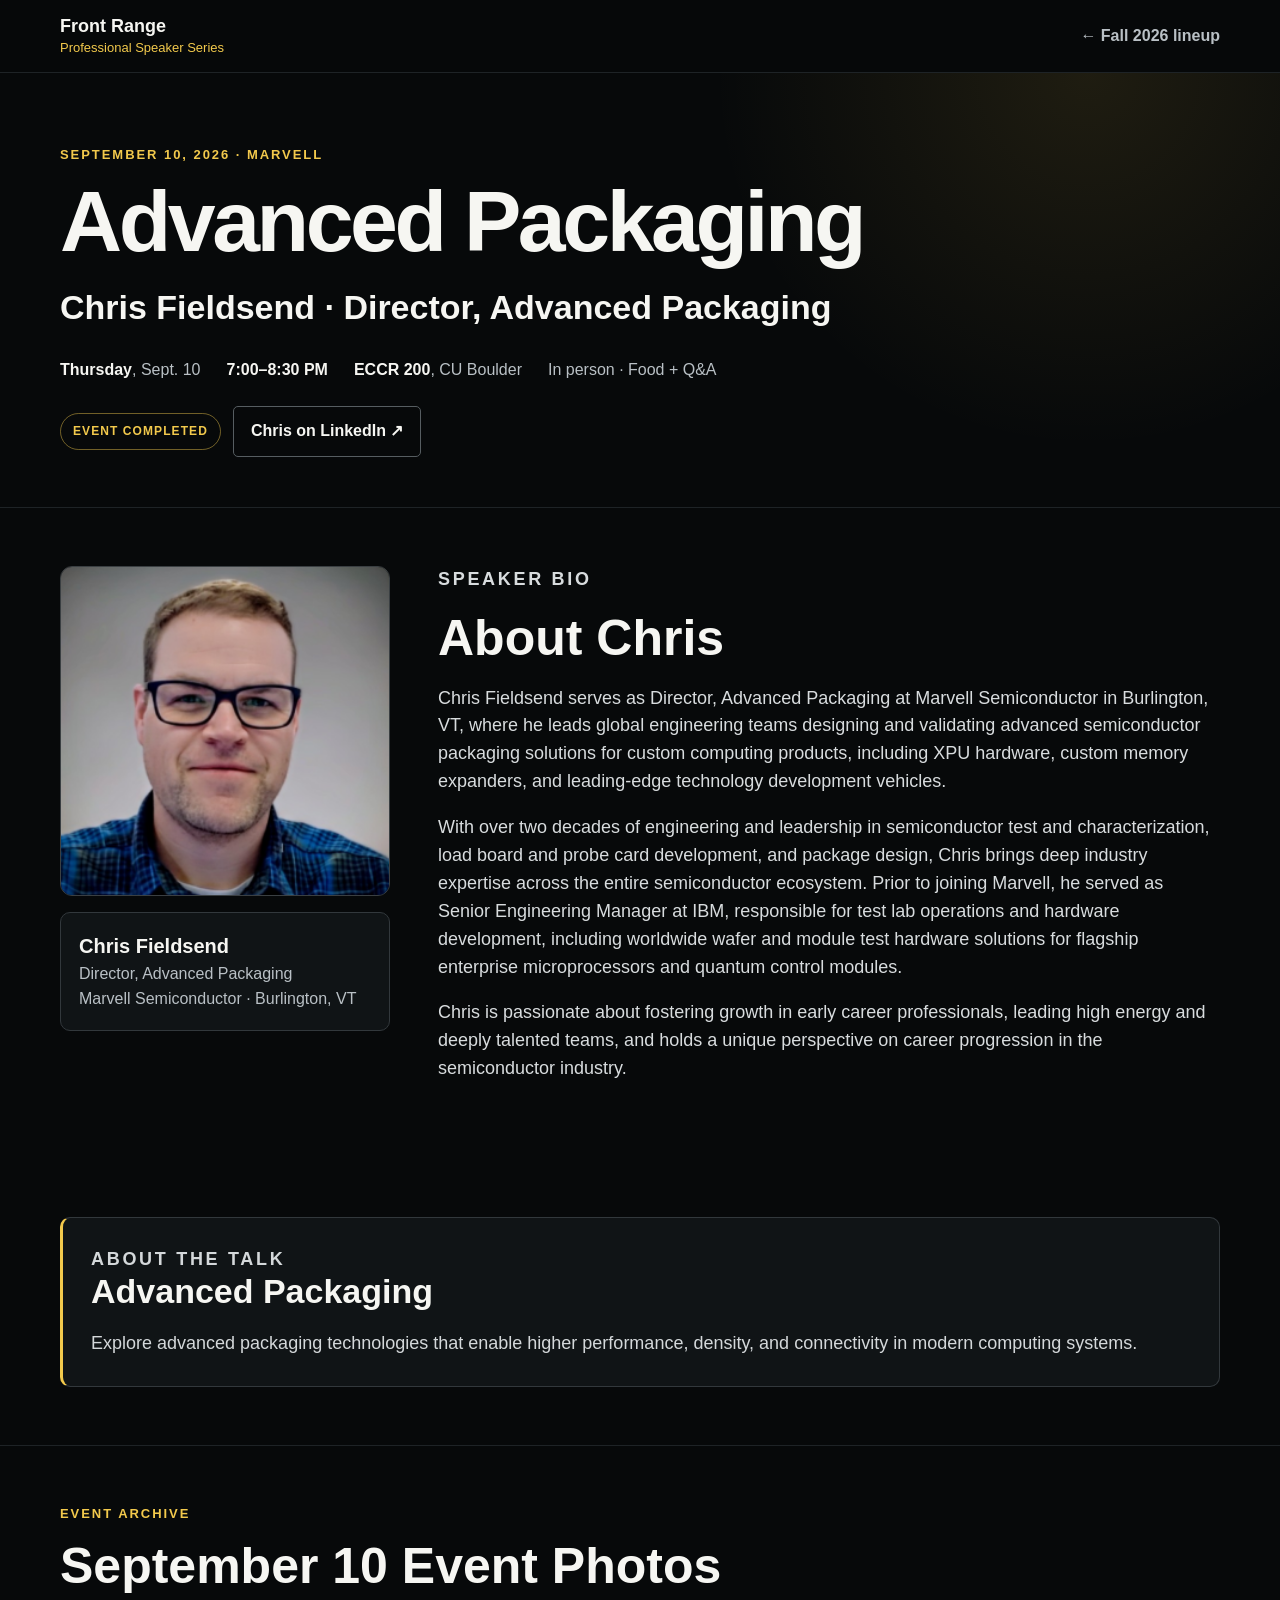
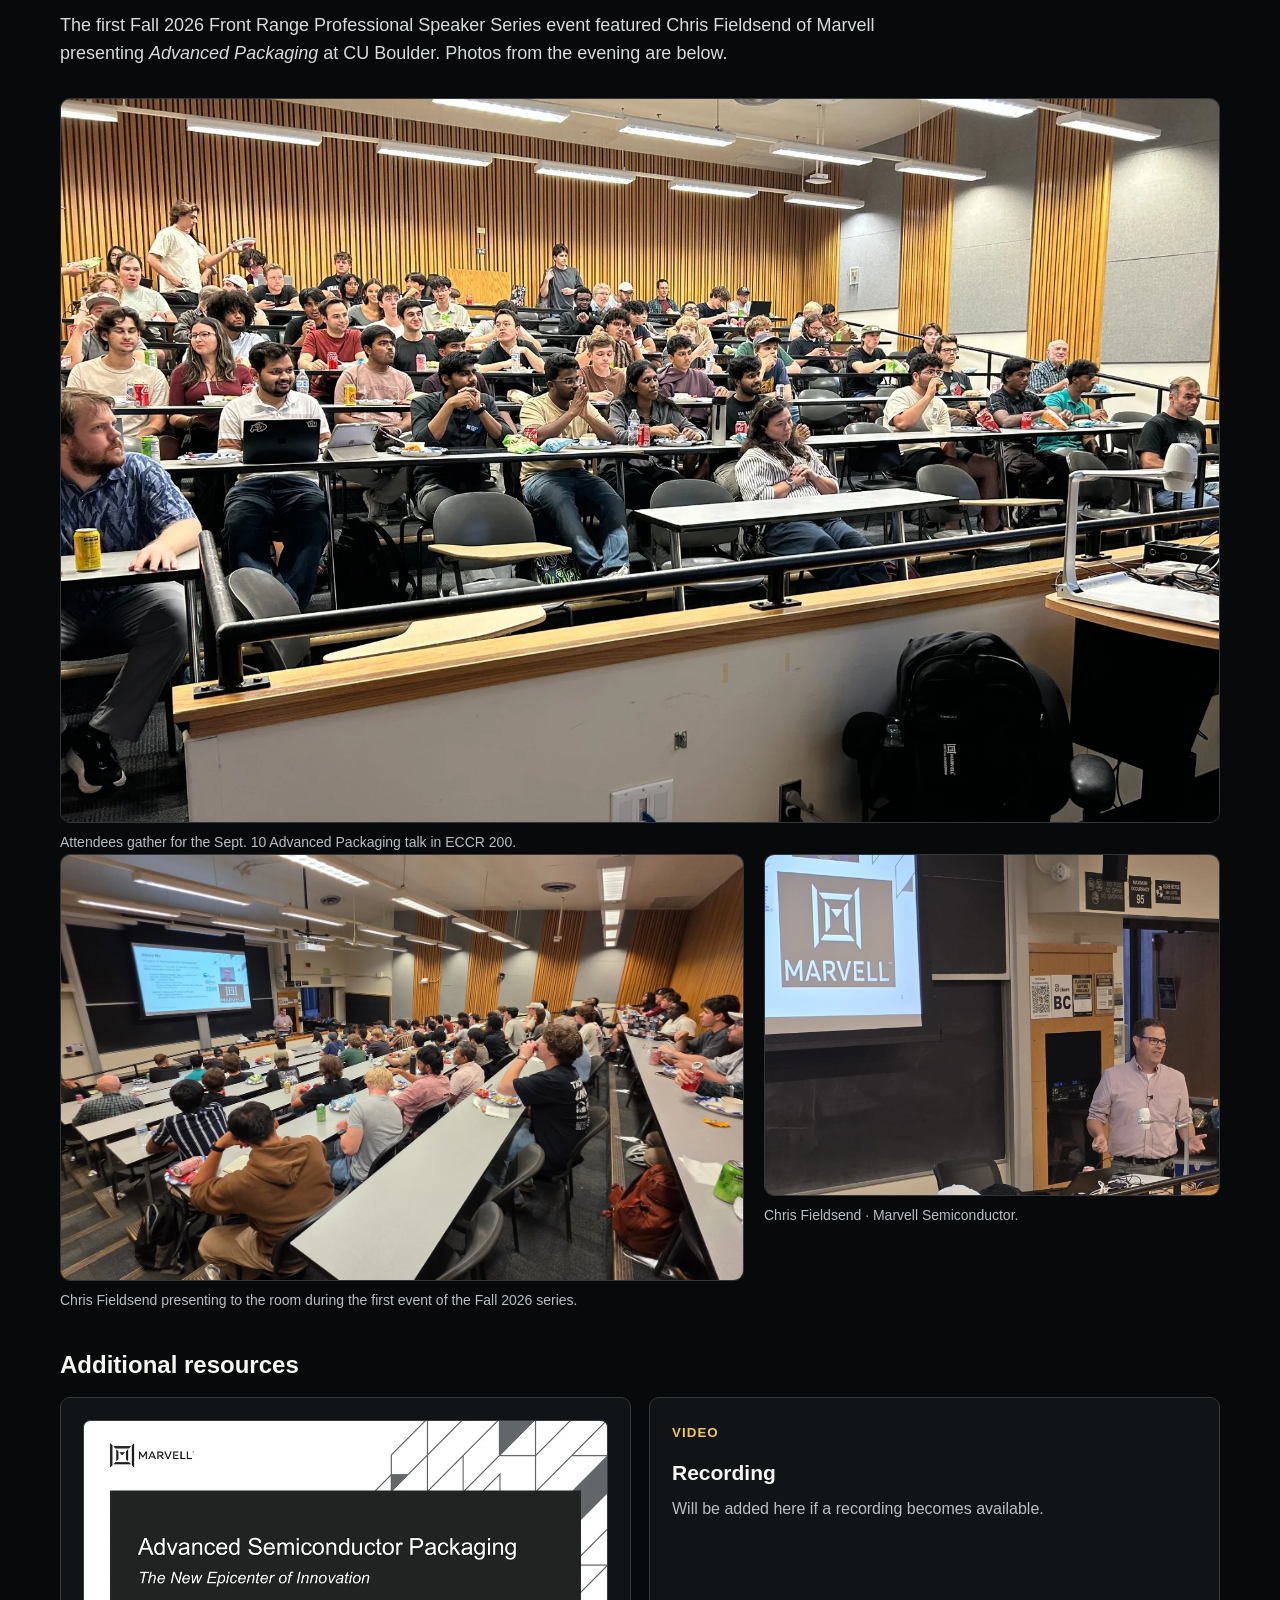
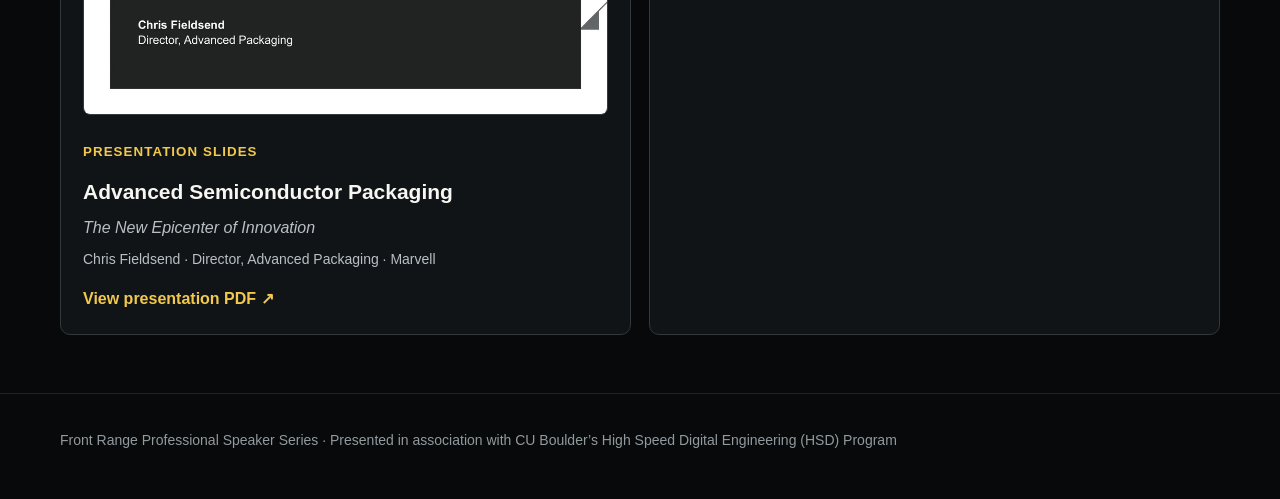
<file: chris-fieldsend.html>
<!doctype html>
<html lang="en">
<head>
  <meta charset="utf-8" />
  <meta name="viewport" content="width=device-width, initial-scale=1" />
  <meta name="description" content="Event recap and photos from Chris Fieldsend of Marvell Semiconductor presenting Advanced Packaging at the Front Range Professional Speaker Series on September 10, 2026." />
  <title>Chris Fieldsend — Advanced Packaging | Front Range Professional Speaker Series</title>
  <style>
    :root { --bg:#07090a; --panel:#101416; --panel2:#161b1e; --text:#f6f6f2; --muted:#b9c0c5; --gold:#f2c94c; --gold2:#d6a826; --line:#32383c; }
    * { box-sizing:border-box; }
    html { scroll-behavior:smooth; }
    body { margin:0; background:var(--bg); color:var(--text); font-family:Arial, Helvetica, sans-serif; line-height:1.55; }
    a { color:inherit; }
    img { max-width:100%; }
    .shell { width:min(1160px, calc(100% - 40px)); margin:0 auto; }
    header { border-bottom:1px solid #1e2326; background:rgba(7,9,10,.97); position:sticky; top:0; z-index:10; }
    .nav { min-height:72px; display:flex; align-items:center; justify-content:space-between; gap:24px; }
    .brand { text-decoration:none; display:flex; flex-direction:column; line-height:1.05; }
    .brand strong { font-size:18px; }
    .brand span { color:var(--gold); font-size:13px; margin-top:5px; }
    .back { text-decoration:none; color:var(--muted); font-weight:700; }
    .back:hover { color:var(--gold); }
    .hero { padding:72px 0 50px; border-bottom:1px solid #1e2326; background:radial-gradient(circle at 85% 0%, rgba(242,201,76,.10), transparent 32%); }
    .eyebrow { color:var(--gold); letter-spacing:.15em; text-transform:uppercase; font-weight:800; font-size:13px; margin:0 0 16px; }
    h1 { font-size:clamp(42px,7vw,86px); line-height:.95; margin:0 0 18px; letter-spacing:-.04em; }
    .subtitle { font-size:clamp(22px,3vw,34px); font-weight:700; margin:0 0 24px; }
    .facts { display:flex; flex-wrap:wrap; gap:10px 26px; color:var(--muted); margin:0 0 24px; }
    .facts strong { color:var(--text); }
    .status-row { display:flex; flex-wrap:wrap; align-items:center; gap:12px; }
    .status { display:inline-block; padding:8px 12px; border:1px solid rgba(242,201,76,.45); border-radius:999px; color:var(--gold); font-size:12px; font-weight:900; letter-spacing:.09em; text-transform:uppercase; }
    .button { display:inline-block; text-decoration:none; padding:12px 17px; border-radius:5px; font-weight:800; border:1px solid #565d61; }
    .secondary { color:var(--text); }
    main section { padding:58px 0; }
    .speaker-grid { display:grid; grid-template-columns:minmax(240px,330px) 1fr; gap:48px; align-items:start; }
    .headshot { width:100%; aspect-ratio:1/1; object-fit:cover; border-radius:12px; border:1px solid #3a3f42; display:block; }
    .speaker-meta { margin-top:16px; padding:18px; background:var(--panel); border:1px solid var(--line); border-radius:10px; }
    .speaker-meta strong { display:block; font-size:20px; }
    .speaker-meta span { color:var(--muted); }
    h2 { font-size:clamp(30px,4vw,50px); line-height:1.05; margin:0 0 20px; }
    .bio p { color:#d8dcde; font-size:18px; margin:0 0 18px; }
    .talk { background:var(--panel); border:1px solid var(--line); border-left:3px solid var(--gold); border-radius:10px; padding:28px; }
    .talk h2 { font-size:34px; }
    .talk p { color:#d4d8da; font-size:18px; margin-bottom:0; }
    .archive { border-top:1px solid #1e2326; }
    .archive-intro { max-width:840px; color:#d8dcde; font-size:18px; margin-bottom:30px; }
    .photo-feature { margin:0 0 20px; }
    .photo-feature img, .photo-grid img { width:100%; display:block; border-radius:10px; border:1px solid #30363a; background:#0b0e10; }
    .photo-feature img { aspect-ratio:16/10; object-fit:cover; object-position:center 45%; }
    .photo-grid { display:grid; grid-template-columns:1.35fr .9fr; gap:20px; align-items:start; }
    .photo-grid figure, .photo-feature { margin:0; }
    .photo-grid .room img { aspect-ratio:16/10; object-fit:cover; }
    .photo-grid .speaker img { aspect-ratio:4/3; object-fit:cover; object-position:center; }
    figcaption { color:var(--muted); font-size:14px; margin-top:9px; }
    .resources { margin-top:34px; }
    .resources h3 { font-size:24px; margin:0 0 14px; }
    .resource-grid { display:grid; grid-template-columns:repeat(2,1fr); gap:18px; }
    .resource { min-height:140px; padding:22px; background:var(--panel); border:1px solid var(--line); border-radius:10px; }
    .resource small { color:var(--gold); font-weight:800; letter-spacing:.08em; text-transform:uppercase; }
    .resource h4 { margin:12px 0 8px; font-size:21px; }
    .resource p { color:var(--muted); margin:0; }
    .resource-preview { width:100%; aspect-ratio:16/9; object-fit:cover; border-radius:7px; border:1px solid #343a3e; margin:0 0 16px; background:#fff; }
    .resource-link { display:inline-block; margin-top:16px; color:var(--gold); font-weight:800; text-decoration:none; }
    .resource-link:hover { text-decoration:underline; }
    .resource-meta { margin-top:8px !important; font-size:14px; }
    footer { padding:36px 0 48px; color:#929a9f; border-top:1px solid #1e2326; font-size:14px; }
    @media (max-width:760px) {
      .shell { width:min(100% - 28px, 1160px); }
      .speaker-grid, .photo-grid, .resource-grid { grid-template-columns:1fr; gap:28px; }
      .headshot { max-width:330px; }
      .photo-feature img, .photo-grid .room img, .photo-grid .speaker img { aspect-ratio:auto; }
      .hero { padding-top:48px; }
      .nav { min-height:64px; }
    }
  </style>
</head>
<body>
  <header>
    <div class="shell nav">
      <a class="brand" href="index.html"><strong>Front Range</strong><span>Professional Speaker Series</span></a>
      <a class="back" href="index.html#fall">← Fall 2026 lineup</a>
    </div>
  </header>

  <div class="hero">
    <div class="shell">
      <p class="eyebrow">September 10, 2026 · Marvell</p>
      <h1>Advanced Packaging</h1>
      <p class="subtitle">Chris Fieldsend · Director, Advanced Packaging</p>
      <div class="facts">
        <span><strong>Thursday</strong>, Sept. 10</span>
        <span><strong>7:00–8:30 PM</strong></span>
        <span><strong>ECCR 200</strong>, CU Boulder</span>
        <span>In person · Food + Q&amp;A</span>
      </div>
      <div class="status-row">
        <span class="status">Event completed</span>
        <a class="button secondary" href="https://www.linkedin.com/in/chris-fieldsend-2b78997/" target="_blank" rel="noopener noreferrer">Chris on LinkedIn ↗</a>
      </div>
    </div>
  </div>

  <main>
    <section>
      <div class="shell speaker-grid">
        <div>
          <img class="headshot" src="assets/chris-fieldsend-headshot.png" alt="Chris Fieldsend" />
          <div class="speaker-meta">
            <strong>Chris Fieldsend</strong>
            <span>Director, Advanced Packaging<br />Marvell Semiconductor · Burlington, VT</span>
          </div>
        </div>
        <div class="bio">
          <p class="eyebrow">Speaker bio</p>
          <h2>About Chris</h2>
          <p>Chris Fieldsend serves as Director, Advanced Packaging at Marvell Semiconductor in Burlington, VT, where he leads global engineering teams designing and validating advanced semiconductor packaging solutions for custom computing products, including XPU hardware, custom memory expanders, and leading-edge technology development vehicles.</p>
          <p>With over two decades of engineering and leadership in semiconductor test and characterization, load board and probe card development, and package design, Chris brings deep industry expertise across the entire semiconductor ecosystem. Prior to joining Marvell, he served as Senior Engineering Manager at IBM, responsible for test lab operations and hardware development, including worldwide wafer and module test hardware solutions for flagship enterprise microprocessors and quantum control modules.</p>
          <p>Chris is passionate about fostering growth in early career professionals, leading high energy and deeply talented teams, and holds a unique perspective on career progression in the semiconductor industry.</p>
        </div>
      </div>
    </section>

    <section>
      <div class="shell talk">
        <p class="eyebrow">About the talk</p>
        <h2>Advanced Packaging</h2>
        <p>Explore advanced packaging technologies that enable higher performance, density, and connectivity in modern computing systems.</p>
      </div>
    </section>

    <section class="archive" id="photos">
      <div class="shell">
        <p class="eyebrow">Event archive</p>
        <h2>September 10 Event Photos</h2>
        <p class="archive-intro">The first Fall 2026 Front Range Professional Speaker Series event featured Chris Fieldsend of Marvell presenting <em>Advanced Packaging</em> at CU Boulder. Photos from the evening are below.</p>

        <figure class="photo-feature">
          <img src="assets/chris-event-2026-09-10-a.webp" alt="Audience at the September 10 Front Range Professional Speaker Series event" loading="lazy" />
          <figcaption>Attendees gather for the Sept. 10 Advanced Packaging talk in ECCR 200.</figcaption>
        </figure>

        <div class="photo-grid">
          <figure class="room">
            <img src="assets/chris-event-2026-09-10-b.webp" alt="Chris Fieldsend presenting Advanced Packaging to attendees in ECCR 200" loading="lazy" />
            <figcaption>Chris Fieldsend presenting to the room during the first event of the Fall 2026 series.</figcaption>
          </figure>
          <figure class="speaker">
            <img src="assets/chris-event-2026-09-10-c.webp" alt="Chris Fieldsend speaking during the Marvell Advanced Packaging event" loading="lazy" />
            <figcaption>Chris Fieldsend · Marvell Semiconductor.</figcaption>
          </figure>
        </div>

        <div class="resources">
          <h3>Additional resources</h3>
          <div class="resource-grid">
            <article class="resource">
              <img class="resource-preview" src="assets/chris-slides-cover.webp" alt="Cover of Chris Fieldsend's Advanced Semiconductor Packaging presentation" loading="lazy" />
              <small>Presentation slides</small>
              <h4>Advanced Semiconductor Packaging</h4>
              <p><em>The New Epicenter of Innovation</em></p>
              <p class="resource-meta">Chris Fieldsend · Director, Advanced Packaging · Marvell</p>
              <a class="resource-link" href="assets/presentations/chris-fieldsend-advanced-semiconductor-packaging-2026-09-10.pdf" target="_blank" rel="noopener noreferrer">View presentation PDF ↗</a>
            </article>
            <article class="resource"><small>Video</small><h4>Recording</h4><p>Will be added here if a recording becomes available.</p></article>
          </div>
        </div>
      </div>
    </section>
  </main>

  <footer>
    <div class="shell">Front Range Professional Speaker Series · Presented in association with CU Boulder’s High Speed Digital Engineering (HSD) Program</div>
  </footer>
</body>
</html>
</file>
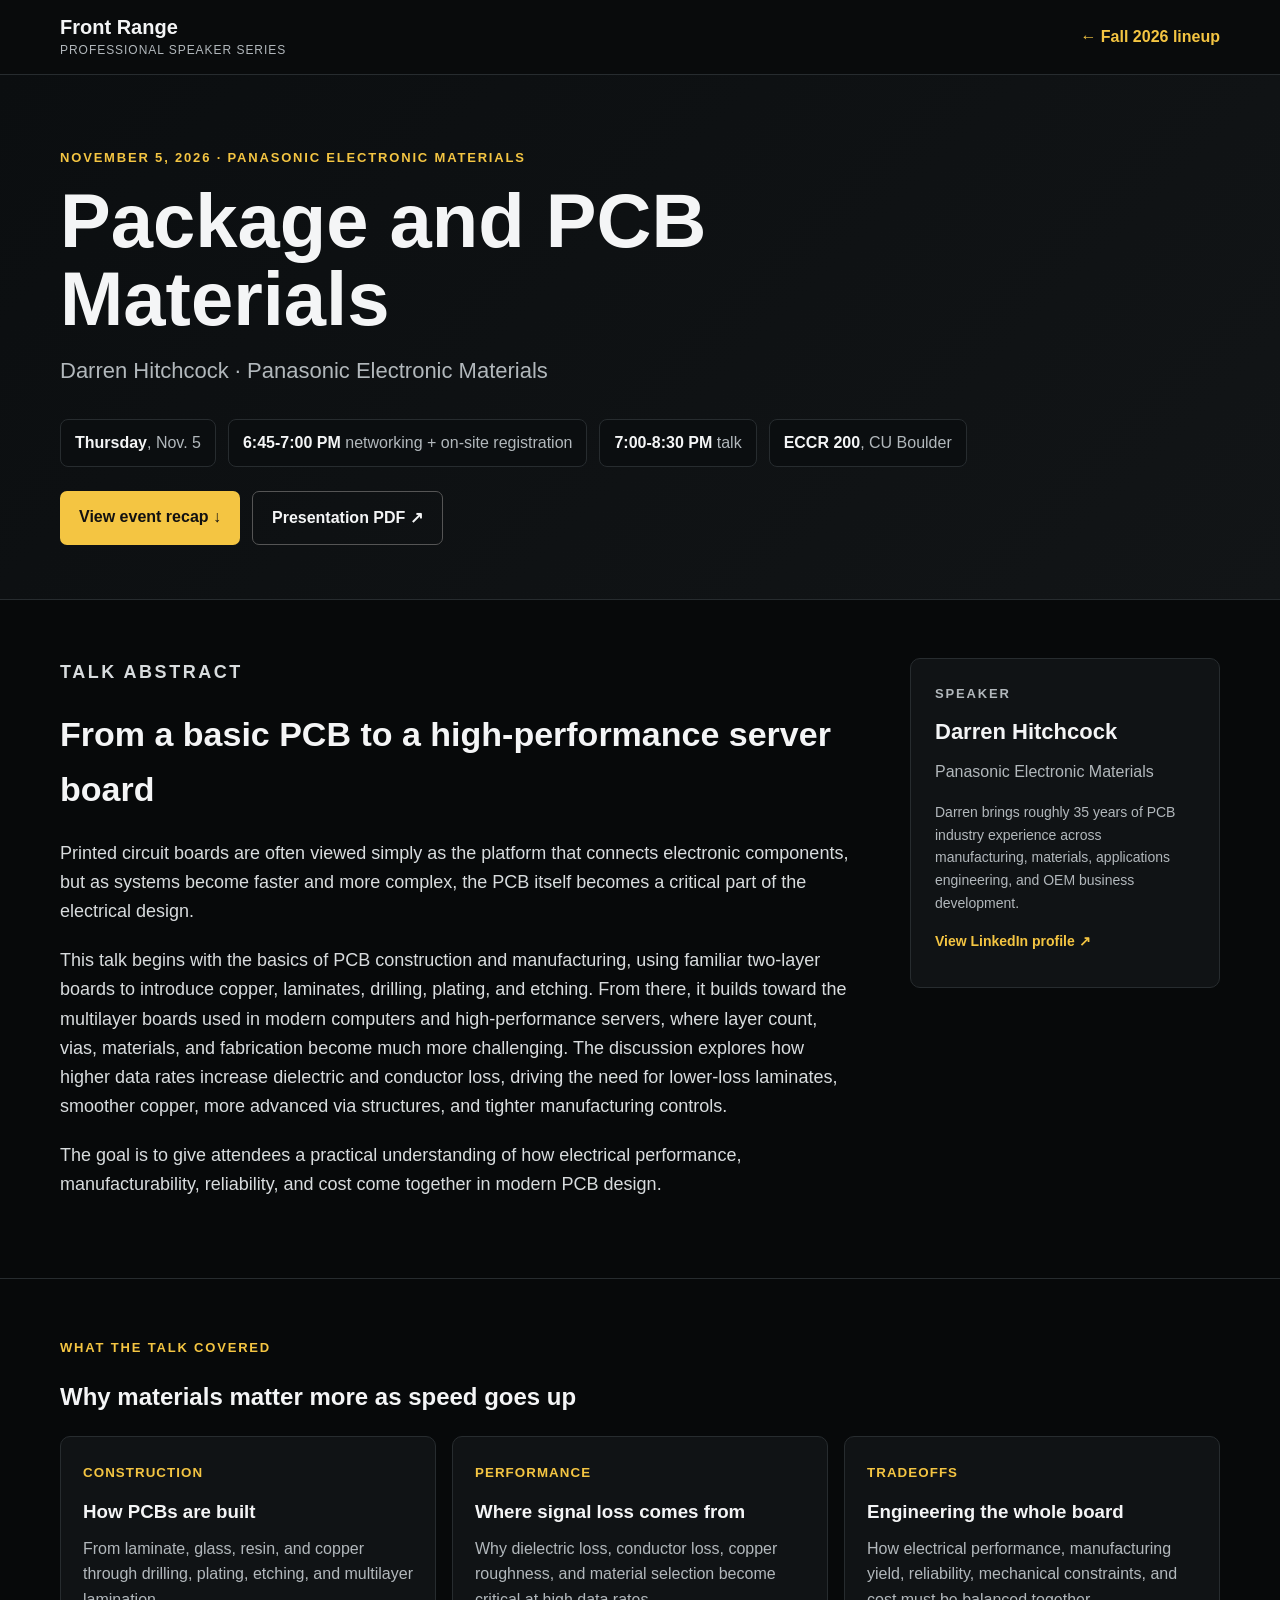
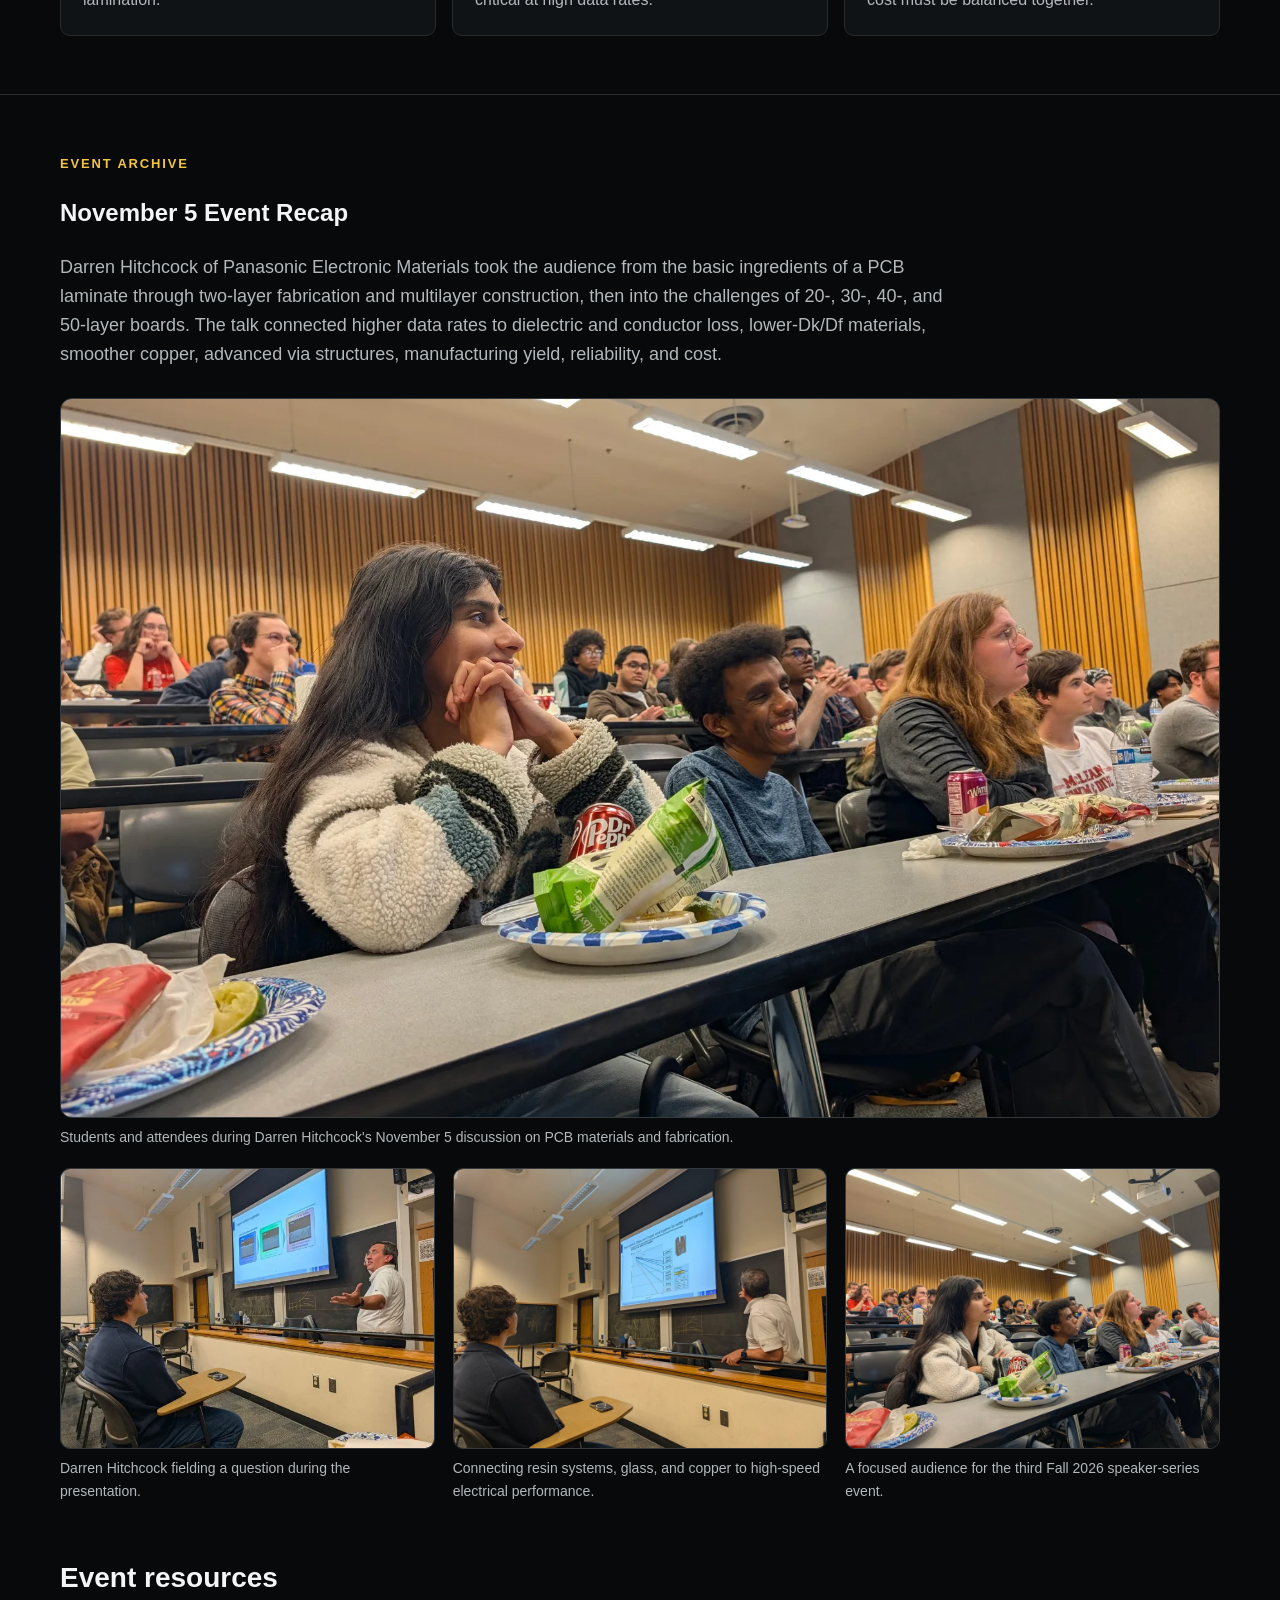
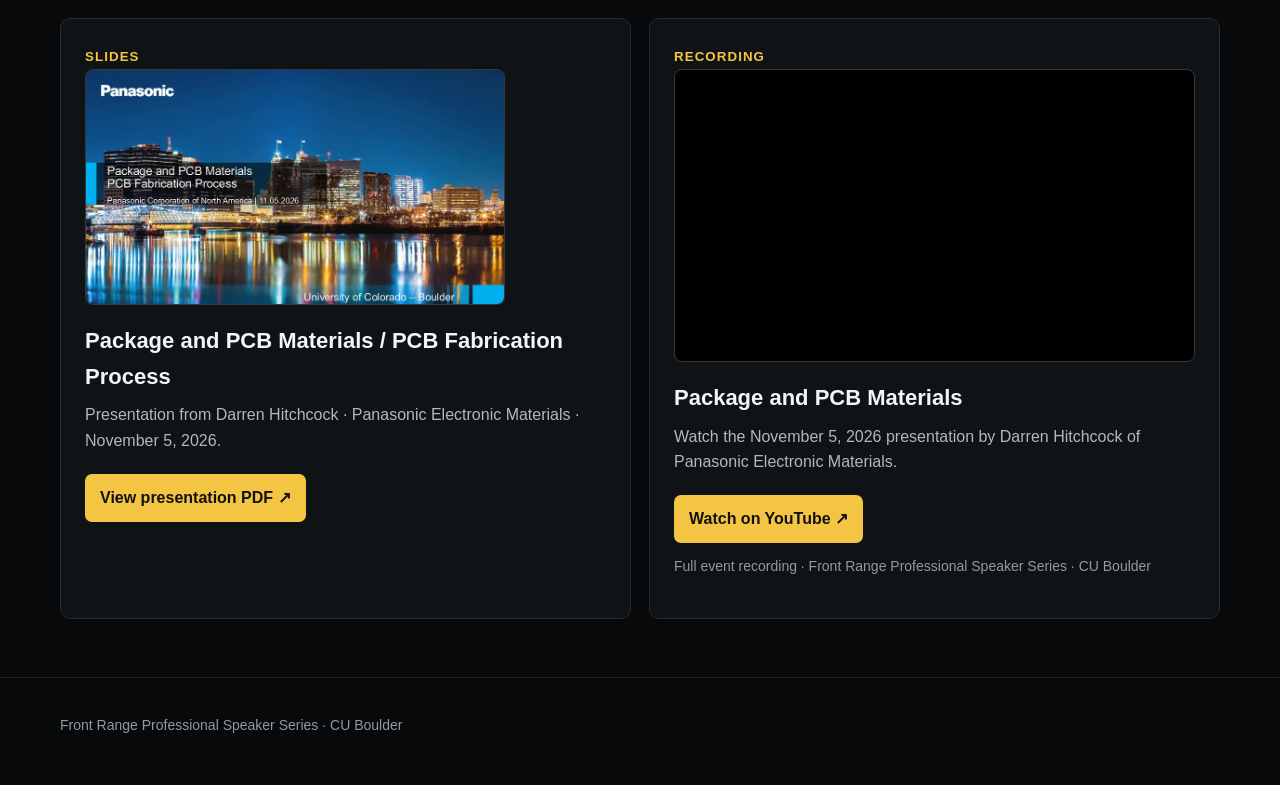
<file: darren-hitchcock.html>
<!doctype html>
<html lang="en">
<head>
  <meta charset="utf-8" />
  <meta name="viewport" content="width=device-width, initial-scale=1" />
  <meta name="description" content="Darren Hitchcock - Package and PCB Materials - Front Range Professional Speaker Series." />
  <title>Darren Hitchcock - Package and PCB Materials</title>
  <style>
    :root{--bg:#07090a;--panel:#101315;--line:#272c2f;--gold:#f4c542;--text:#f4f5f6;--muted:#b2b8bc;--max:1160px}
    *{box-sizing:border-box} body{margin:0;background:var(--bg);color:var(--text);font-family:Arial,Helvetica,sans-serif;line-height:1.62}
    a{color:inherit}.shell{width:min(calc(100% - 40px),var(--max));margin:0 auto}
    header{border-bottom:1px solid var(--line);background:#090b0c}.nav{min-height:74px;display:flex;align-items:center;justify-content:space-between;gap:24px}
    .brand{text-decoration:none;display:flex;flex-direction:column;line-height:1.08}.brand strong{font-size:20px}.brand span{font-size:12px;color:var(--muted);letter-spacing:.08em;text-transform:uppercase;margin-top:5px}.back{color:var(--gold);text-decoration:none;font-weight:700}
    .hero{padding:72px 0 54px;border-bottom:1px solid var(--line);background:linear-gradient(135deg,#0b0e10,#121517)}
    .eyebrow{color:var(--gold);font-size:13px;font-weight:800;text-transform:uppercase;letter-spacing:.14em;margin:0 0 14px}.hero h1{font-size:clamp(40px,6vw,76px);line-height:1.02;margin:0 0 16px;max-width:920px}.subtitle{font-size:22px;color:var(--muted);margin:0}
    .facts{display:flex;flex-wrap:wrap;gap:12px;margin:30px 0 0}.facts span{border:1px solid var(--line);background:#0b0e10;padding:10px 14px;border-radius:8px;color:var(--muted)}.facts strong{color:var(--text)}
    .buttons{display:flex;flex-wrap:wrap;gap:12px;margin-top:24px}.button{display:inline-block;padding:13px 19px;border-radius:7px;text-decoration:none;font-weight:800}.primary{background:var(--gold);color:#111}.secondary{border:1px solid #555;color:var(--text)}
    main section{padding:58px 0}.content-grid{display:grid;grid-template-columns:minmax(0,1fr) 310px;gap:54px}.abstract h2{font-size:34px;margin:0 0 22px}.abstract p{font-size:18px;color:#d8dcde;margin:0 0 20px}.side-card{background:var(--panel);border:1px solid var(--line);border-radius:10px;padding:24px;height:max-content}.side-card h2{font-size:22px;margin:0 0 10px}.side-card p{color:var(--muted);margin:0 0 10px}.side-card .small{font-size:14px;margin-top:16px}.profile-link{color:var(--gold);font-weight:700;text-decoration:none}.profile-link:hover{text-decoration:underline}
    .takeaways{border-top:1px solid var(--line)}.takeaway-grid{display:grid;grid-template-columns:repeat(3,1fr);gap:16px}.takeaway{padding:22px;background:var(--panel);border:1px solid var(--line);border-radius:10px}.takeaway small{color:var(--gold);font-weight:800;letter-spacing:.08em;text-transform:uppercase}.takeaway h3{margin:12px 0 8px}.takeaway p{color:var(--muted);margin:0}
    .event-archive{border-top:1px solid var(--line)}.archive-intro{max-width:900px;color:var(--muted);font-size:18px;margin:0 0 28px}.photo-feature{margin:0 0 18px}.photo-feature img{width:100%;max-height:720px;object-fit:cover;display:block;border-radius:12px;border:1px solid #33393d}.photo-feature figcaption,.photo-grid figcaption{color:var(--muted);font-size:14px;margin-top:8px}.photo-grid{display:grid;grid-template-columns:repeat(3,1fr);gap:18px;margin-top:20px}.photo-grid figure{margin:0}.photo-grid a{display:block}.photo-grid img{width:100%;aspect-ratio:4/3;object-fit:cover;display:block;border-radius:10px;border:1px solid #33393d;transition:transform .18s ease,border-color .18s ease}.photo-grid a:hover img{transform:translateY(-2px);border-color:#777}.resources{margin-top:52px}.resources h3{font-size:28px;margin:0 0 18px}.resource-grid{display:grid;grid-template-columns:repeat(2,1fr);gap:18px}.resource{padding:24px;background:var(--panel);border:1px solid var(--line);border-radius:10px}.resource small{color:var(--gold);font-weight:800;letter-spacing:.08em;text-transform:uppercase}.resource h4{font-size:22px;margin:12px 0 8px}.resource p{color:var(--muted);margin:0 0 16px}.resource-cover{width:100%;max-width:420px;aspect-ratio:16/9;object-fit:cover;display:block;border-radius:8px;border:1px solid #33393d;margin-bottom:18px}.resource-link{display:inline-block;margin-top:4px;color:#111;background:var(--gold);padding:11px 15px;border-radius:7px;text-decoration:none;font-weight:800}.video-wrap{position:relative;width:100%;aspect-ratio:16/9;margin:0 0 18px;border-radius:8px;overflow:hidden;border:1px solid #33393d;background:#000}.video-wrap iframe{position:absolute;inset:0;width:100%;height:100%;border:0}.video-note{font-size:14px;color:#929a9f!important;margin-top:12px!important}
    footer{padding:36px 0 48px;color:#929a9f;border-top:1px solid #1e2326;font-size:14px}
    @media(max-width:760px){.shell{width:min(100% - 28px,var(--max))}.content-grid{grid-template-columns:1fr}.takeaway-grid{grid-template-columns:1fr}.photo-grid{grid-template-columns:1fr}.resource-grid{grid-template-columns:1fr}.hero{padding-top:48px}.nav{min-height:64px}}
  </style>
</head>
<body>
  <header><div class="shell nav"><a class="brand" href="index.html"><strong>Front Range</strong><span>Professional Speaker Series</span></a><a class="back" href="index.html#fall">&larr; Fall 2026 lineup</a></div></header>
  <div class="hero"><div class="shell">
    <p class="eyebrow">November 5, 2026 · Panasonic Electronic Materials</p>
    <h1>Package and PCB Materials</h1>
    <p class="subtitle">Darren Hitchcock · Panasonic Electronic Materials</p>
    <div class="facts"><span><strong>Thursday</strong>, Nov. 5</span><span><strong>6:45-7:00 PM</strong> networking + on-site registration</span><span><strong>7:00-8:30 PM</strong> talk</span><span><strong>ECCR 200</strong>, CU Boulder</span></div>
    <div class="buttons"><a class="button primary" href="#photos">View event recap &darr;</a><a class="button secondary" href="assets/presentations/darren-hitchcock-package-pcb-materials-2026-11-05.pdf" target="_blank" rel="noopener noreferrer">Presentation PDF &nearr;</a></div>
  </div></div>
  <main>
    <section><div class="shell content-grid">
      <div class="abstract"><p class="eyebrow">Talk abstract</p><h2>From a basic PCB to a high-performance server board</h2>
        <p>Printed circuit boards are often viewed simply as the platform that connects electronic components, but as systems become faster and more complex, the PCB itself becomes a critical part of the electrical design.</p>
        <p>This talk begins with the basics of PCB construction and manufacturing, using familiar two-layer boards to introduce copper, laminates, drilling, plating, and etching. From there, it builds toward the multilayer boards used in modern computers and high-performance servers, where layer count, vias, materials, and fabrication become much more challenging. The discussion explores how higher data rates increase dielectric and conductor loss, driving the need for lower-loss laminates, smoother copper, more advanced via structures, and tighter manufacturing controls.</p>
        <p>The goal is to give attendees a practical understanding of how electrical performance, manufacturability, reliability, and cost come together in modern PCB design.</p>
      </div>
      <aside class="side-card"><p class="eyebrow">Speaker</p><h2>Darren Hitchcock</h2><p>Panasonic Electronic Materials</p><p class="small">Darren brings roughly 35 years of PCB industry experience across manufacturing, materials, applications engineering, and OEM business development.</p><p class="small"><a class="profile-link" href="https://www.linkedin.com/in/darrenhitchcock/" target="_blank" rel="noopener noreferrer">View LinkedIn profile &nearr;</a></p></aside>
    </div></section>
    <section class="takeaways"><div class="shell"><p class="eyebrow">What the talk covered</p><h2>Why materials matter more as speed goes up</h2><div class="takeaway-grid">
      <article class="takeaway"><small>Construction</small><h3>How PCBs are built</h3><p>From laminate, glass, resin, and copper through drilling, plating, etching, and multilayer lamination.</p></article>
      <article class="takeaway"><small>Performance</small><h3>Where signal loss comes from</h3><p>Why dielectric loss, conductor loss, copper roughness, and material selection become critical at high data rates.</p></article>
      <article class="takeaway"><small>Tradeoffs</small><h3>Engineering the whole board</h3><p>How electrical performance, manufacturing yield, reliability, mechanical constraints, and cost must be balanced together.</p></article>
    </div></div></section>
    <section class="event-archive" id="photos"><div class="shell">
      <p class="eyebrow">Event archive</p>
      <h2>November 5 Event Recap</h2>
      <p class="archive-intro">Darren Hitchcock of Panasonic Electronic Materials took the audience from the basic ingredients of a PCB laminate through two-layer fabrication and multilayer construction, then into the challenges of 20-, 30-, 40-, and 50-layer boards. The talk connected higher data rates to dielectric and conductor loss, lower-Dk/Df materials, smoother copper, advanced via structures, manufacturing yield, reliability, and cost.</p>

      <figure class="photo-feature">
        <a href="assets/darren-event-2026-11-05-a.webp" target="_blank" rel="noopener noreferrer"><img src="assets/darren-event-2026-11-05-a.webp" alt="Students and attendees engaged during Darren Hitchcock's November 5 PCB materials presentation" loading="lazy" /></a>
        <figcaption>Students and attendees during Darren Hitchcock's November 5 discussion on PCB materials and fabrication.</figcaption>
      </figure>

      <div class="photo-grid">
        <figure><a href="assets/darren-event-2026-11-05-b.webp" target="_blank" rel="noopener noreferrer"><img src="assets/darren-event-2026-11-05-b.webp" alt="Darren Hitchcock answering a question during the November 5 presentation" loading="lazy" /></a><figcaption>Darren Hitchcock fielding a question during the presentation.</figcaption></figure>
        <figure><a href="assets/darren-event-2026-11-05-c.webp" target="_blank" rel="noopener noreferrer"><img src="assets/darren-event-2026-11-05-c.webp" alt="Darren Hitchcock explaining how resin, glass, and copper affect high-speed PCB performance" loading="lazy" /></a><figcaption>Connecting resin systems, glass, and copper to high-speed electrical performance.</figcaption></figure>
        <figure><a href="assets/darren-event-2026-11-05-d.webp" target="_blank" rel="noopener noreferrer"><img src="assets/darren-event-2026-11-05-d.webp" alt="Audience listening during the November 5 Front Range Professional Speaker Series event" loading="lazy" /></a><figcaption>A focused audience for the third Fall 2026 speaker-series event.</figcaption></figure>
      </div>

      <div class="resources" id="resources">
        <h3>Event resources</h3>
        <div class="resource-grid">
          <article class="resource">
            <small>Slides</small>
            <img class="resource-cover" src="assets/darren-slides-cover.webp" alt="Cover of Darren Hitchcock's Package and PCB Materials presentation" loading="lazy" />
            <h4>Package and PCB Materials / PCB Fabrication Process</h4>
            <p>Presentation from Darren Hitchcock · Panasonic Electronic Materials · November 5, 2026.</p>
            <a class="resource-link" href="assets/presentations/darren-hitchcock-package-pcb-materials-2026-11-05.pdf" target="_blank" rel="noopener noreferrer">View presentation PDF &nearr;</a>
          </article>
          <article class="resource">
            <small>Recording</small>
            <div class="video-wrap">
              <iframe src="https://www.youtube.com/embed/tVNTaVmV5u8" title="Package and PCB Materials - Darren Hitchcock, Panasonic Electronic Materials" loading="lazy" allow="accelerometer; autoplay; clipboard-write; encrypted-media; gyroscope; picture-in-picture; web-share" referrerpolicy="strict-origin-when-cross-origin" allowfullscreen></iframe>
            </div>
            <h4>Package and PCB Materials</h4>
            <p>Watch the November 5, 2026 presentation by Darren Hitchcock of Panasonic Electronic Materials.</p>
            <a class="resource-link" href="https://youtu.be/tVNTaVmV5u8" target="_blank" rel="noopener noreferrer">Watch on YouTube &nearr;</a>
            <p class="video-note">Full event recording · Front Range Professional Speaker Series · CU Boulder</p>
          </article>
        </div>
      </div>
    </div></section>
  </main>
  <footer><div class="shell">Front Range Professional Speaker Series · CU Boulder</div></footer>
</body>
</html>
</file>
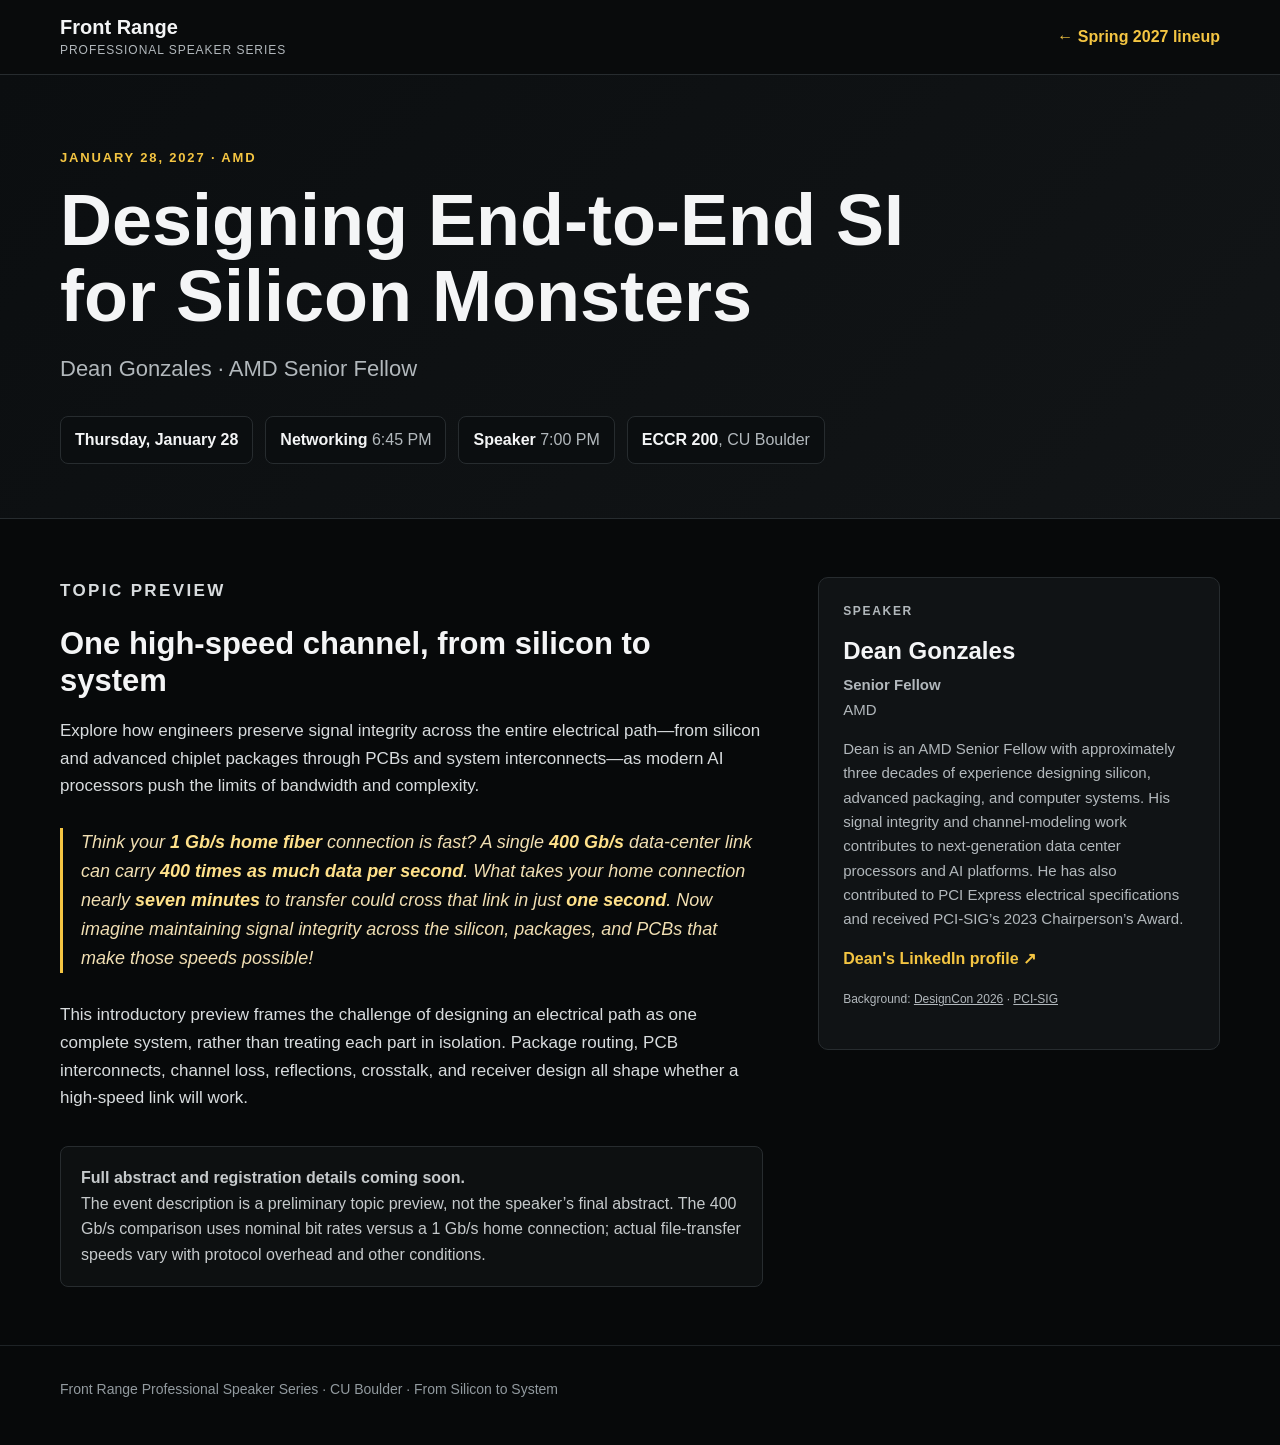
<file: dean-gonzales.html>
<!doctype html>
<html lang="en">
<head>
  <meta charset="utf-8" />
  <meta name="viewport" content="width=device-width, initial-scale=1" />
  <meta name="description" content="Dean Gonzales — Designing End-to-End SI for Silicon Monsters — Front Range Professional Speaker Series, CU Boulder." />
  <title>Dean Gonzales — Designing End-to-End SI for Silicon Monsters | Front Range Speaker Series</title>
  <style>
    :root{--bg:#07090a;--panel:#101315;--line:#272c2f;--gold:#f4c542;--text:#f4f5f6;--muted:#b2b8bc;--max:1160px}
    *{box-sizing:border-box} body{margin:0;background:var(--bg);color:var(--text);font-family:Arial,Helvetica,sans-serif;line-height:1.62}
    a{color:inherit}.shell{width:min(calc(100% - 40px),var(--max));margin:0 auto}
    header{border-bottom:1px solid var(--line);background:#090b0c}.nav{min-height:74px;display:flex;align-items:center;justify-content:space-between;gap:24px}
    .brand{text-decoration:none;display:flex;flex-direction:column;line-height:1.08}.brand strong{font-size:20px}.brand span{font-size:12px;color:var(--muted);letter-spacing:.08em;text-transform:uppercase;margin-top:5px}.back{color:var(--gold);text-decoration:none;font-weight:700}
    .hero{padding:72px 0 54px;border-bottom:1px solid var(--line);background:linear-gradient(135deg,#0b0e10,#121517)}
    .eyebrow{color:var(--gold);font-size:13px;font-weight:800;text-transform:uppercase;letter-spacing:.14em;margin:0 0 14px}.hero h1{font-size:clamp(39px,6vw,72px);line-height:1.06;margin:0 0 16px;max-width:950px}.subtitle{font-size:22px;color:var(--muted);margin:0}
    .facts{display:flex;flex-wrap:wrap;gap:12px;margin:30px 0 0}.facts span{border:1px solid var(--line);background:#0b0e10;padding:10px 14px;border-radius:8px;color:var(--muted)}.facts strong{color:var(--text)}
    .content{padding:58px 0}.columns{display:grid;grid-template-columns:minmax(0,1.75fr) minmax(260px,1fr);gap:55px}.content h2{font-size:31px;line-height:1.2;margin:0 0 18px}.content p{font-size:17px;color:#d8dcde;margin:0 0 20px}
    .side-card{background:var(--panel);border:1px solid var(--line);border-radius:10px;padding:24px;height:max-content}.side-card .eyebrow{font-size:12px}.side-card h2{font-size:24px;margin:0 0 8px}.side-card p{font-size:15px;color:var(--muted);margin:0 0 15px}
    .link{display:inline-block;color:var(--gold);text-decoration:none;font-weight:700}.link:hover{text-decoration:underline}
    .wow{font-size:18px!important;color:#f1dfb3!important;font-style:italic;border-left:3px solid var(--gold);padding-left:18px;margin:28px 0!important}.wow strong{color:#ffe18a}
    .pending{margin-top:34px;padding:18px 20px;background:#0d1011;border:1px solid var(--line);border-radius:8px;color:#c5c9cb}
    footer{padding:32px 0 44px;color:#929a9f;border-top:1px solid #1e2326;font-size:14px}
    @media(max-width:760px){.shell{width:min(100% - 28px,var(--max))}.columns{grid-template-columns:1fr;gap:32px}.hero{padding-top:48px}.nav{min-height:64px}.back{font-size:14px}}
  </style>
</head>
<body>
  <header><div class="shell nav"><a class="brand" href="index.html"><strong>Front Range</strong><span>Professional Speaker Series</span></a><a class="back" href="index.html#spring">← Spring 2027 lineup</a></div></header>
  <div class="hero"><div class="shell">
    <p class="eyebrow">January 28, 2027 · AMD</p>
    <h1>Designing End-to-End SI for Silicon Monsters</h1>
    <p class="subtitle">Dean Gonzales · AMD Senior Fellow</p>
    <div class="facts"><span><strong>Thursday, January 28</strong></span><span><strong>Networking</strong> 6:45 PM</span><span><strong>Speaker</strong> 7:00 PM</span><span><strong>ECCR 200</strong>, CU Boulder</span></div>
  </div></div>
  <main><section class="content"><div class="shell columns">
    <div>
      <p class="eyebrow">Topic preview</p>
      <h2>One high-speed channel, from silicon to system</h2>
      <p>Explore how engineers preserve signal integrity across the entire electrical path—from silicon and advanced chiplet packages through PCBs and system interconnects—as modern AI processors push the limits of bandwidth and complexity.</p>
      <p class="wow">Think your <strong>1 Gb/s home fiber</strong> connection is fast? A single <strong>400 Gb/s</strong> data-center link can carry <strong>400 times as much data per second</strong>. What takes your home connection nearly <strong>seven minutes</strong> to transfer could cross that link in just <strong>one second</strong>. Now imagine maintaining signal integrity across the silicon, packages, and PCBs that make those speeds possible!</p>
      <p>This introductory preview frames the challenge of designing an electrical path as one complete system, rather than treating each part in isolation. Package routing, PCB interconnects, channel loss, reflections, crosstalk, and receiver design all shape whether a high-speed link will work.</p>
      <div class="pending"><strong>Full abstract and registration details coming soon.</strong><div>The event description is a preliminary topic preview, not the speaker’s final abstract. The 400 Gb/s comparison uses nominal bit rates versus a 1 Gb/s home connection; actual file-transfer speeds vary with protocol overhead and other conditions.</div></div>
    </div>
    <aside class="side-card">
      <p class="eyebrow">Speaker</p>
      <h2>Dean Gonzales</h2>
      <p><strong>Senior Fellow</strong><br />AMD</p>
      <p>Dean is an AMD Senior Fellow with approximately three decades of experience designing silicon, advanced packaging, and computer systems. His signal integrity and channel-modeling work contributes to next-generation data center processors and AI platforms. He has also contributed to PCI Express electrical specifications and received PCI-SIG’s 2023 Chairperson’s Award.</p>
      <a class="link" href="https://www.linkedin.com/in/deangonzales/" target="_blank" rel="noopener noreferrer">Dean's LinkedIn profile ↗</a>
      <p style="margin-top:18px;font-size:12px;">Background: <a href="https://dcon26.mapyourshow.com/8_0/sessions/speaker-details.cfm?speakerid=497" target="_blank" rel="noopener noreferrer">DesignCon 2026</a> · <a href="https://pcisig.com/blog/conversation-dean-gonzales-pci-sig%C2%AE-us-devcon-2023-chairperson%E2%80%99s-award-recipient" target="_blank" rel="noopener noreferrer">PCI-SIG</a></p>
    </aside>
  </div></section></main>
  <footer><div class="shell">Front Range Professional Speaker Series · CU Boulder · From Silicon to System</div></footer>
</body>
</html>
</file>
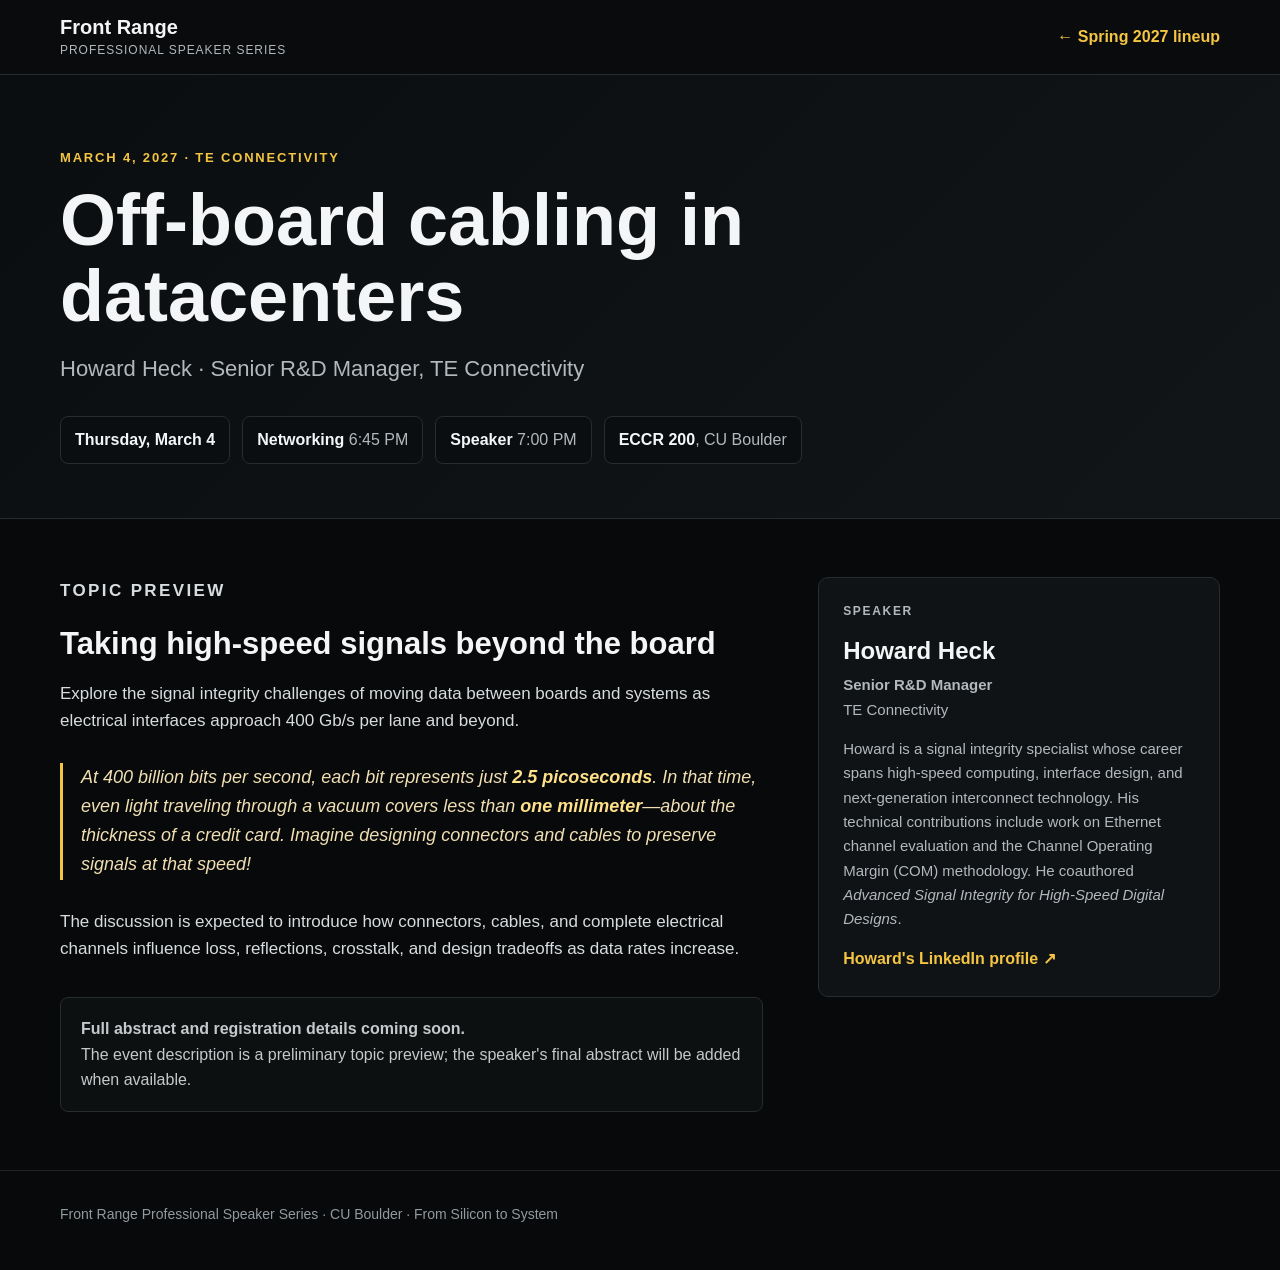
<file: howard-heck.html>
<!doctype html>
<html lang="en">
<head>
  <meta charset="utf-8" />
  <meta name="viewport" content="width=device-width, initial-scale=1" />
  <meta name="description" content="Howard Heck — Off-board cabling in datacenters — Front Range Professional Speaker Series, CU Boulder." />
  <title>Howard Heck — Off-board Cabling in Datacenters | Front Range Speaker Series</title>
  <style>
    :root{--bg:#07090a;--panel:#101315;--line:#272c2f;--gold:#f4c542;--text:#f4f5f6;--muted:#b2b8bc;--max:1160px}
    *{box-sizing:border-box} body{margin:0;background:var(--bg);color:var(--text);font-family:Arial,Helvetica,sans-serif;line-height:1.62}
    a{color:inherit}.shell{width:min(calc(100% - 40px),var(--max));margin:0 auto}
    header{border-bottom:1px solid var(--line);background:#090b0c}.nav{min-height:74px;display:flex;align-items:center;justify-content:space-between;gap:24px}
    .brand{text-decoration:none;display:flex;flex-direction:column;line-height:1.08}.brand strong{font-size:20px}.brand span{font-size:12px;color:var(--muted);letter-spacing:.08em;text-transform:uppercase;margin-top:5px}.back{color:var(--gold);text-decoration:none;font-weight:700}
    .hero{padding:72px 0 54px;border-bottom:1px solid var(--line);background:linear-gradient(135deg,#0b0e10,#121517)}
    .eyebrow{color:var(--gold);font-size:13px;font-weight:800;text-transform:uppercase;letter-spacing:.14em;margin:0 0 14px}.hero h1{font-size:clamp(39px,6vw,72px);line-height:1.06;margin:0 0 16px;max-width:950px}.subtitle{font-size:22px;color:var(--muted);margin:0}
    .facts{display:flex;flex-wrap:wrap;gap:12px;margin:30px 0 0}.facts span{border:1px solid var(--line);background:#0b0e10;padding:10px 14px;border-radius:8px;color:var(--muted)}.facts strong{color:var(--text)}
    .content{padding:58px 0}.columns{display:grid;grid-template-columns:minmax(0,1.75fr) minmax(260px,1fr);gap:55px}.content h2{font-size:31px;line-height:1.2;margin:0 0 18px}.content p{font-size:17px;color:#d8dcde;margin:0 0 20px}
    .side-card{background:var(--panel);border:1px solid var(--line);border-radius:10px;padding:24px;height:max-content}.side-card .eyebrow{font-size:12px}.side-card h2{font-size:24px;margin:0 0 8px}.side-card p{font-size:15px;color:var(--muted);margin:0 0 15px}
    .link{display:inline-block;color:var(--gold);text-decoration:none;font-weight:700}.link:hover{text-decoration:underline}
    .wow{font-size:18px!important;color:#f1dfb3!important;font-style:italic;border-left:3px solid var(--gold);padding-left:18px;margin:28px 0!important}.wow strong{color:#ffe18a}
    .pending{margin-top:34px;padding:18px 20px;background:#0d1011;border:1px solid var(--line);border-radius:8px;color:#c5c9cb}
    footer{padding:32px 0 44px;color:#929a9f;border-top:1px solid #1e2326;font-size:14px}
    @media(max-width:760px){.shell{width:min(100% - 28px,var(--max))}.columns{grid-template-columns:1fr;gap:32px}.hero{padding-top:48px}.nav{min-height:64px}.back{font-size:14px}}
  </style>
</head>
<body>
  <header><div class="shell nav"><a class="brand" href="index.html"><strong>Front Range</strong><span>Professional Speaker Series</span></a><a class="back" href="index.html#spring">← Spring 2027 lineup</a></div></header>
  <div class="hero"><div class="shell">
    <p class="eyebrow">March 4, 2027 · TE Connectivity</p>
    <h1>Off-board cabling in datacenters</h1>
    <p class="subtitle">Howard Heck · Senior R&amp;D Manager, TE Connectivity</p>
    <div class="facts"><span><strong>Thursday, March 4</strong></span><span><strong>Networking</strong> 6:45 PM</span><span><strong>Speaker</strong> 7:00 PM</span><span><strong>ECCR 200</strong>, CU Boulder</span></div>
  </div></div>
  <main><section class="content"><div class="shell columns">
    <div>
      <p class="eyebrow">Topic preview</p>
      <h2>Taking high-speed signals beyond the board</h2>
      <p>Explore the signal integrity challenges of moving data between boards and systems as electrical interfaces approach 400 Gb/s per lane and beyond.</p>
      <p class="wow">At 400 billion bits per second, each bit represents just <strong>2.5 picoseconds</strong>. In that time, even light traveling through a vacuum covers less than <strong>one millimeter</strong>—about the thickness of a credit card. Imagine designing connectors and cables to preserve signals at that speed!</p>
      <p>The discussion is expected to introduce how connectors, cables, and complete electrical channels influence loss, reflections, crosstalk, and design tradeoffs as data rates increase.</p>
      <div class="pending"><strong>Full abstract and registration details coming soon.</strong><div>The event description is a preliminary topic preview; the speaker's final abstract will be added when available.</div></div>
    </div>
    <aside class="side-card">
      <p class="eyebrow">Speaker</p>
      <h2>Howard Heck</h2>
      <p><strong>Senior R&amp;D Manager</strong><br />TE Connectivity</p>
      <p>Howard is a signal integrity specialist whose career spans high-speed computing, interface design, and next-generation interconnect technology. His technical contributions include work on Ethernet channel evaluation and the Channel Operating Margin (COM) methodology. He coauthored <em>Advanced Signal Integrity for High-Speed Digital Designs</em>.</p>
      <a class="link" href="https://www.linkedin.com/in/howardheck/" target="_blank" rel="noopener noreferrer">Howard's LinkedIn profile ↗</a>
    </aside>
  </div></section></main>
  <footer><div class="shell">Front Range Professional Speaker Series · CU Boulder · From Silicon to System</div></footer>
</body>
</html>
</file>
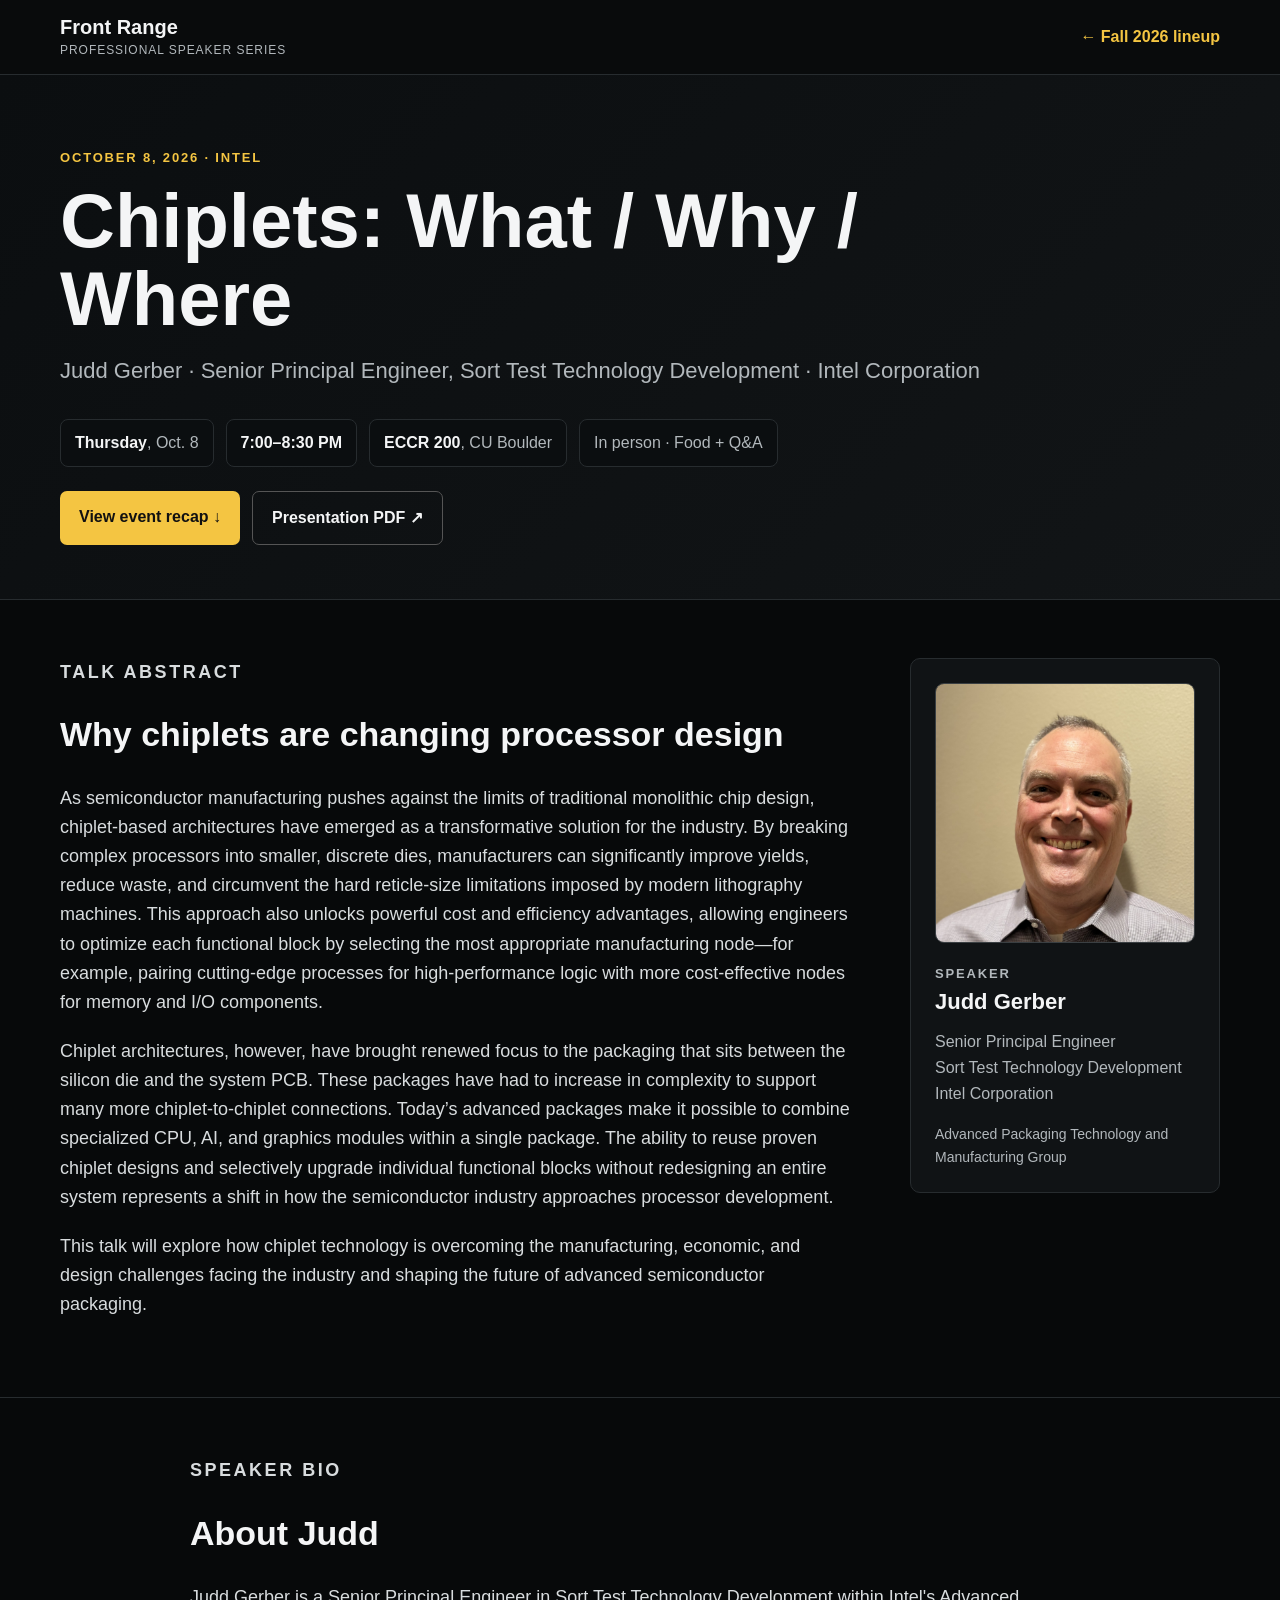
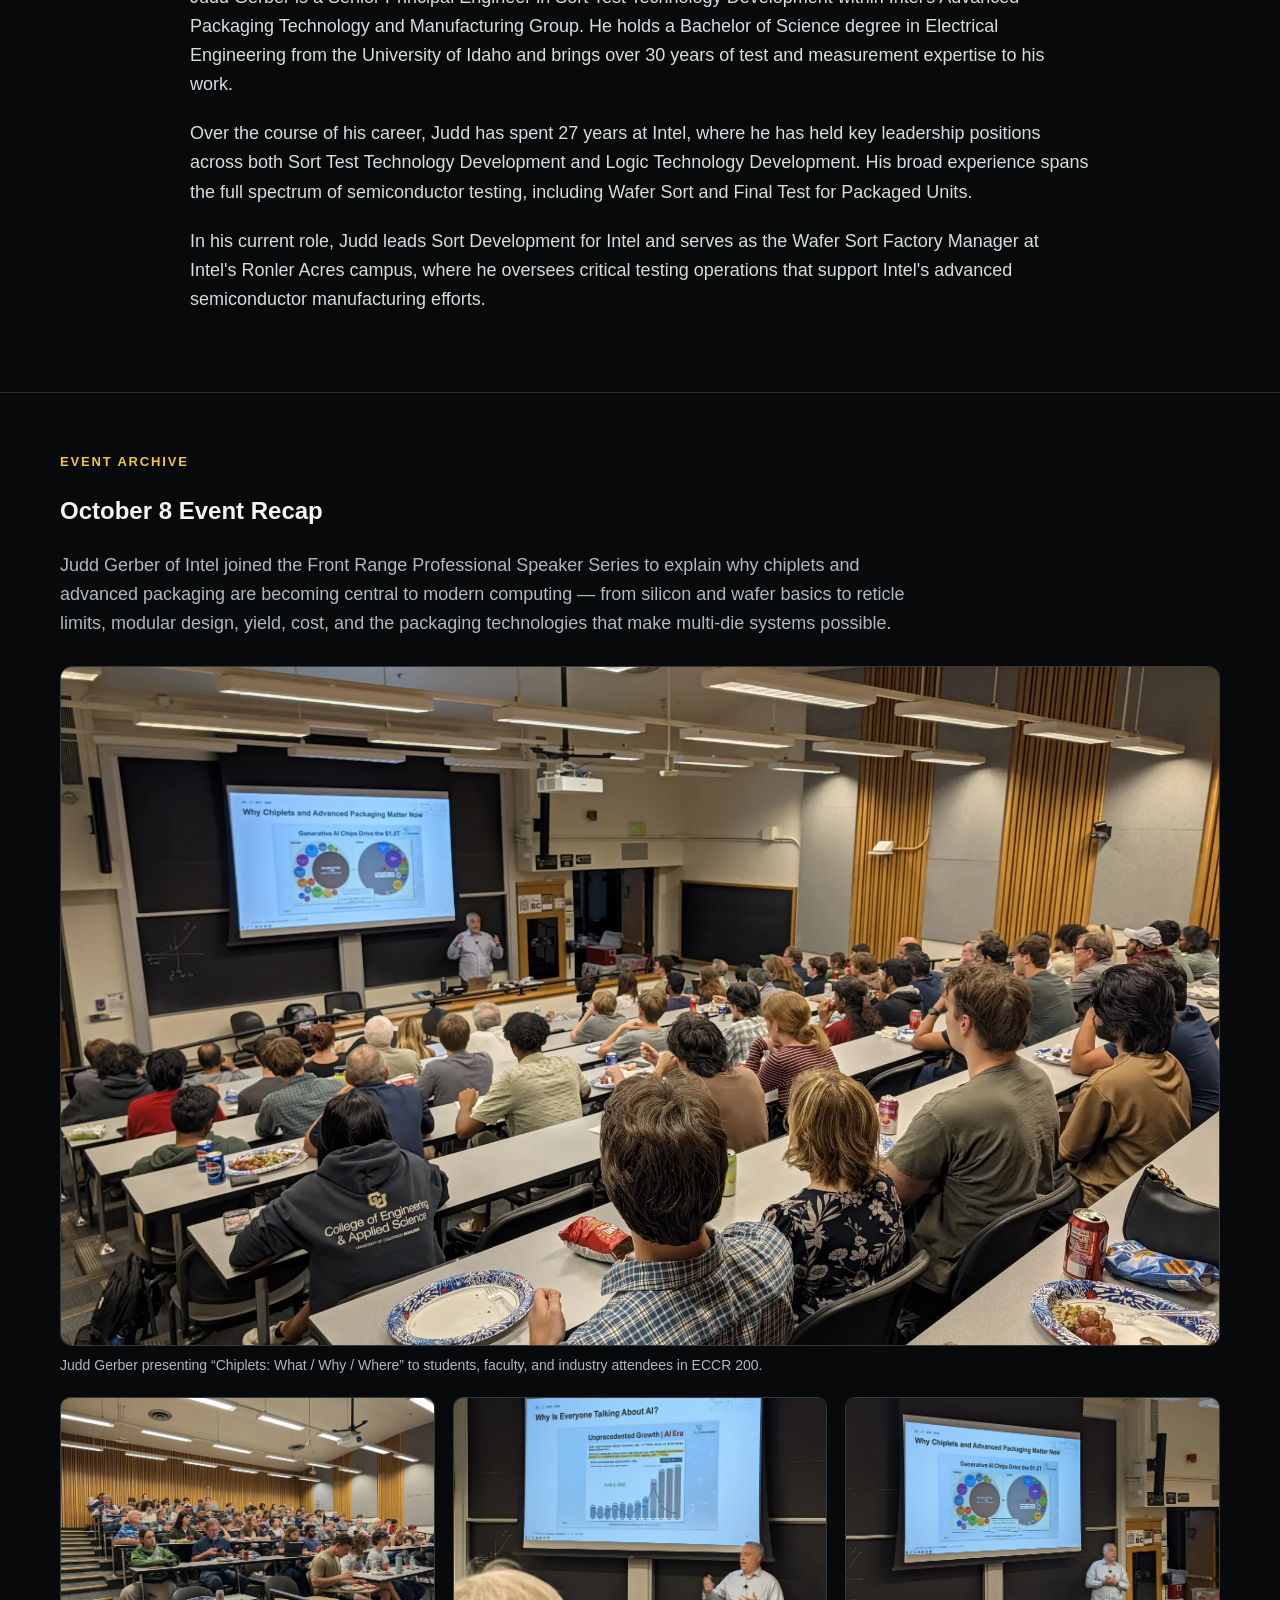
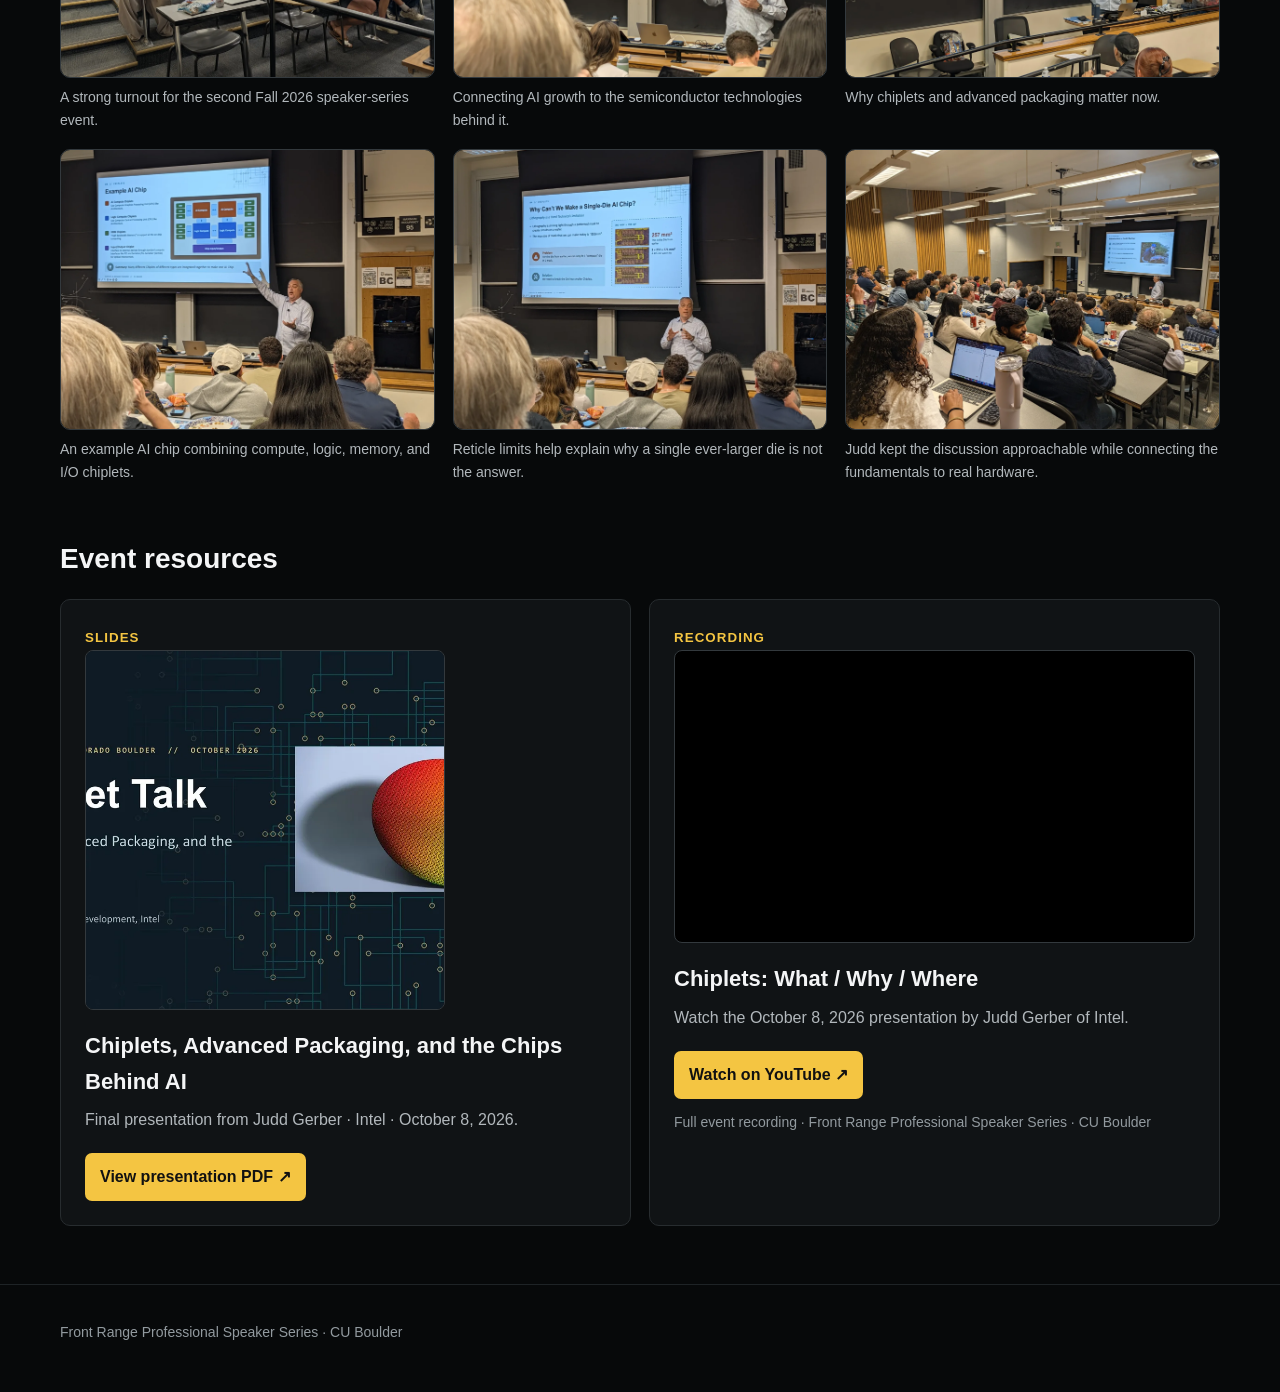
<file: judd-gerber.html>
<!doctype html>
<html lang="en">
<head>
  <meta charset="utf-8" />
  <meta name="viewport" content="width=device-width, initial-scale=1" />
  <meta name="description" content="Judd Gerber — Chiplets: What / Why / Where — Front Range Professional Speaker Series." />
  <title>Judd Gerber — Chiplets: What / Why / Where</title>
  <style>
    :root{--bg:#07090a;--panel:#101315;--line:#272c2f;--gold:#f4c542;--text:#f4f5f6;--muted:#b2b8bc;--max:1160px}
    *{box-sizing:border-box} body{margin:0;background:var(--bg);color:var(--text);font-family:Arial,Helvetica,sans-serif;line-height:1.62}
    a{color:inherit}.shell{width:min(calc(100% - 40px),var(--max));margin:0 auto}
    header{border-bottom:1px solid var(--line);background:#090b0c}.nav{min-height:74px;display:flex;align-items:center;justify-content:space-between;gap:24px}
    .brand{text-decoration:none;display:flex;flex-direction:column;line-height:1.08}.brand strong{font-size:20px}.brand span{font-size:12px;color:var(--muted);letter-spacing:.08em;text-transform:uppercase;margin-top:5px}.back{color:var(--gold);text-decoration:none;font-weight:700}
    .hero{padding:72px 0 54px;border-bottom:1px solid var(--line);background:linear-gradient(135deg,#0b0e10,#121517)}
    .eyebrow{color:var(--gold);font-size:13px;font-weight:800;text-transform:uppercase;letter-spacing:.14em;margin:0 0 14px}.hero h1{font-size:clamp(40px,6vw,76px);line-height:1.02;margin:0 0 16px;max-width:920px}.subtitle{font-size:22px;color:var(--muted);margin:0}
    .facts{display:flex;flex-wrap:wrap;gap:12px;margin:30px 0 0}.facts span{border:1px solid var(--line);background:#0b0e10;padding:10px 14px;border-radius:8px;color:var(--muted)}.facts strong{color:var(--text)}
    .buttons{display:flex;flex-wrap:wrap;gap:12px;margin-top:24px}.button{display:inline-block;padding:13px 19px;border-radius:7px;text-decoration:none;font-weight:800}.primary{background:var(--gold);color:#111}.secondary{border:1px solid #555;color:var(--text)}
    main section{padding:58px 0}.content-grid{display:grid;grid-template-columns:minmax(0,1fr) 310px;gap:54px}.abstract h2{font-size:34px;margin:0 0 22px}.abstract p{font-size:18px;color:#d8dcde;margin:0 0 20px}.side-card{background:var(--panel);border:1px solid var(--line);border-radius:10px;padding:24px;height:max-content}.speaker-photo{width:100%;aspect-ratio:1/1;object-fit:cover;object-position:center 32%;display:block;border-radius:9px;border:1px solid #3a3f42;margin-bottom:20px}.side-card h2{font-size:22px;margin:0 0 10px}.side-card p{color:var(--muted);margin:0}.side-card .small{font-size:14px;margin-top:16px}
    .speaker-bio-section{border-top:1px solid var(--line)}.bio-block{max-width:900px}.bio-block h2{font-size:34px;margin:0 0 22px}.bio-block p{font-size:18px;color:#d8dcde;margin:0 0 20px}
    .event-archive{border-top:1px solid var(--line)}.archive-intro{max-width:860px;color:var(--muted);font-size:18px;margin:0 0 28px}.photo-feature{margin:0 0 18px}.photo-feature img{width:100%;max-height:680px;object-fit:cover;display:block;border-radius:12px;border:1px solid #33393d}.photo-feature figcaption,.photo-grid figcaption{color:var(--muted);font-size:14px;margin-top:8px}.photo-grid{display:grid;grid-template-columns:repeat(3,1fr);gap:18px;margin-top:20px}.photo-grid figure{margin:0}.photo-grid a{display:block}.photo-grid img{width:100%;aspect-ratio:4/3;object-fit:cover;display:block;border-radius:10px;border:1px solid #33393d;transition:transform .18s ease,border-color .18s ease}.photo-grid a:hover img{transform:translateY(-2px);border-color:#777}.resources{margin-top:52px}.resources h3{font-size:28px;margin:0 0 18px}.resource-grid{display:grid;grid-template-columns:repeat(2,1fr);gap:18px}.resource{padding:24px;background:var(--panel);border:1px solid var(--line);border-radius:10px}.resource small{color:var(--gold);font-weight:800;letter-spacing:.08em;text-transform:uppercase}.resource h4{font-size:22px;margin:12px 0 8px}.resource p{color:var(--muted);margin:0 0 16px}.resource-cover{width:100%;max-width:360px;aspect-ratio:1/1;object-fit:cover;display:block;border-radius:8px;border:1px solid #33393d;margin-bottom:18px}.resource-link{display:inline-block;margin-top:4px;color:#111;background:var(--gold);padding:11px 15px;border-radius:7px;text-decoration:none;font-weight:800}.video-wrap{position:relative;width:100%;aspect-ratio:16/9;margin:0 0 18px;border-radius:8px;overflow:hidden;border:1px solid #33393d;background:#000}.video-wrap iframe{position:absolute;inset:0;width:100%;height:100%;border:0}.video-note{font-size:14px;color:#929a9f!important;margin-top:12px!important}
    footer{padding:36px 0 48px;color:#929a9f;border-top:1px solid #1e2326;font-size:14px}
    @media(max-width:760px){.shell{width:min(100% - 28px,var(--max))}.content-grid{grid-template-columns:1fr}.photo-grid{grid-template-columns:1fr}.resource-grid{grid-template-columns:1fr}.hero{padding-top:48px}.nav{min-height:64px}}
  </style>
</head>
<body>
  <header><div class="shell nav"><a class="brand" href="index.html"><strong>Front Range</strong><span>Professional Speaker Series</span></a><a class="back" href="index.html#fall">← Fall 2026 lineup</a></div></header>
  <div class="hero"><div class="shell">
    <p class="eyebrow">October 8, 2026 · Intel</p>
    <h1>Chiplets: What / Why / Where</h1>
    <p class="subtitle">Judd Gerber · Senior Principal Engineer, Sort Test Technology Development · Intel Corporation</p>
    <div class="facts"><span><strong>Thursday</strong>, Oct. 8</span><span><strong>7:00–8:30 PM</strong></span><span><strong>ECCR 200</strong>, CU Boulder</span><span>In person · Food + Q&amp;A</span></div>
    <div class="buttons"><a class="button primary" href="#photos">View event recap ↓</a><a class="button secondary" href="assets/presentations/judd-gerber-chiplets-what-why-where-2026-10-08.pdf" target="_blank" rel="noopener noreferrer">Presentation PDF ↗</a></div>
  </div></div>
  <main>
    <section><div class="shell content-grid">
      <div class="abstract"><p class="eyebrow">Talk abstract</p><h2>Why chiplets are changing processor design</h2>
        <p>As semiconductor manufacturing pushes against the limits of traditional monolithic chip design, chiplet-based architectures have emerged as a transformative solution for the industry. By breaking complex processors into smaller, discrete dies, manufacturers can significantly improve yields, reduce waste, and circumvent the hard reticle-size limitations imposed by modern lithography machines. This approach also unlocks powerful cost and efficiency advantages, allowing engineers to optimize each functional block by selecting the most appropriate manufacturing node—for example, pairing cutting-edge processes for high-performance logic with more cost-effective nodes for memory and I/O components.</p>
        <p>Chiplet architectures, however, have brought renewed focus to the packaging that sits between the silicon die and the system PCB. These packages have had to increase in complexity to support many more chiplet-to-chiplet connections. Today’s advanced packages make it possible to combine specialized CPU, AI, and graphics modules within a single package. The ability to reuse proven chiplet designs and selectively upgrade individual functional blocks without redesigning an entire system represents a shift in how the semiconductor industry approaches processor development.</p>
        <p>This talk will explore how chiplet technology is overcoming the manufacturing, economic, and design challenges facing the industry and shaping the future of advanced semiconductor packaging.</p>
      </div>
      <aside class="side-card"><img class="speaker-photo" src="assets/judd-gerber-headshot.jpg" alt="Headshot of Judd Gerber" /><p class="eyebrow">Speaker</p><h2>Judd Gerber</h2><p>Senior Principal Engineer<br />Sort Test Technology Development<br />Intel Corporation</p><p class="small">Advanced Packaging Technology and Manufacturing Group</p></aside>
    </div></section>
    <section class="speaker-bio-section"><div class="shell bio-block">
      <p class="eyebrow">Speaker bio</p>
      <h2>About Judd</h2>
      <p>Judd Gerber is a Senior Principal Engineer in Sort Test Technology Development within Intel's Advanced Packaging Technology and Manufacturing Group. He holds a Bachelor of Science degree in Electrical Engineering from the University of Idaho and brings over 30 years of test and measurement expertise to his work.</p>
      <p>Over the course of his career, Judd has spent 27 years at Intel, where he has held key leadership positions across both Sort Test Technology Development and Logic Technology Development. His broad experience spans the full spectrum of semiconductor testing, including Wafer Sort and Final Test for Packaged Units.</p>
      <p>In his current role, Judd leads Sort Development for Intel and serves as the Wafer Sort Factory Manager at Intel's Ronler Acres campus, where he oversees critical testing operations that support Intel's advanced semiconductor manufacturing efforts.</p>
    </div></section>
    <section class="event-archive" id="photos"><div class="shell">
      <p class="eyebrow">Event archive</p>
      <h2>October 8 Event Recap</h2>
      <p class="archive-intro">Judd Gerber of Intel joined the Front Range Professional Speaker Series to explain why chiplets and advanced packaging are becoming central to modern computing — from silicon and wafer basics to reticle limits, modular design, yield, cost, and the packaging technologies that make multi-die systems possible.</p>

      <figure class="photo-feature">
        <a href="assets/judd-event-2026-10-08-a.webp" target="_blank" rel="noopener noreferrer"><img src="assets/judd-event-2026-10-08-a.webp" alt="Judd Gerber presenting to a packed audience in ECCR 200 during the October 8 chiplets talk" loading="lazy" /></a>
        <figcaption>Judd Gerber presenting “Chiplets: What / Why / Where” to students, faculty, and industry attendees in ECCR 200.</figcaption>
      </figure>

      <div class="photo-grid">
        <figure><a href="assets/judd-event-2026-10-08-b.webp" target="_blank" rel="noopener noreferrer"><img src="assets/judd-event-2026-10-08-b.webp" alt="Audience attending the October 8 Front Range Professional Speaker Series event" loading="lazy" /></a><figcaption>A strong turnout for the second Fall 2026 speaker-series event.</figcaption></figure>
        <figure><a href="assets/judd-event-2026-10-08-c.webp" target="_blank" rel="noopener noreferrer"><img src="assets/judd-event-2026-10-08-c.webp" alt="Judd Gerber discussing the growth of AI and semiconductor demand" loading="lazy" /></a><figcaption>Connecting AI growth to the semiconductor technologies behind it.</figcaption></figure>
        <figure><a href="assets/judd-event-2026-10-08-d.webp" target="_blank" rel="noopener noreferrer"><img src="assets/judd-event-2026-10-08-d.webp" alt="Judd Gerber explaining why chiplets and advanced packaging matter now" loading="lazy" /></a><figcaption>Why chiplets and advanced packaging matter now.</figcaption></figure>
        <figure><a href="assets/judd-event-2026-10-08-e.webp" target="_blank" rel="noopener noreferrer"><img src="assets/judd-event-2026-10-08-e.webp" alt="Judd Gerber presenting an example AI chip built from multiple chiplets" loading="lazy" /></a><figcaption>An example AI chip combining compute, logic, memory, and I/O chiplets.</figcaption></figure>
        <figure><a href="assets/judd-event-2026-10-08-f.webp" target="_blank" rel="noopener noreferrer"><img src="assets/judd-event-2026-10-08-f.webp" alt="Judd Gerber explaining lithography reticle limits and the need for smaller chiplets" loading="lazy" /></a><figcaption>Reticle limits help explain why a single ever-larger die is not the answer.</figcaption></figure>
        <figure><a href="assets/judd-event-2026-10-08-g.webp" target="_blank" rel="noopener noreferrer"><img src="assets/judd-event-2026-10-08-g.webp" alt="Judd Gerber presenting to attendees during the chiplets event" loading="lazy" /></a><figcaption>Judd kept the discussion approachable while connecting the fundamentals to real hardware.</figcaption></figure>
      </div>

      <div class="resources" id="resources">
        <h3>Event resources</h3>
        <div class="resource-grid">
          <article class="resource">
            <small>Slides</small>
            <img class="resource-cover" src="assets/judd-slides-cover.webp" alt="Cover of Judd Gerber's Chiplet Talk presentation" loading="lazy" />
            <h4>Chiplets, Advanced Packaging, and the Chips Behind AI</h4>
            <p>Final presentation from Judd Gerber · Intel · October 8, 2026.</p>
            <a class="resource-link" href="assets/presentations/judd-gerber-chiplets-what-why-where-2026-10-08.pdf" target="_blank" rel="noopener noreferrer">View presentation PDF ↗</a>
          </article>
          <article class="resource">
            <small>Recording</small>
            <div class="video-wrap">
              <iframe src="https://www.youtube.com/embed/AkQ-3yPgVKY" title="Chiplets: What / Why / Where — Judd Gerber, Intel" loading="lazy" allow="accelerometer; autoplay; clipboard-write; encrypted-media; gyroscope; picture-in-picture; web-share" referrerpolicy="strict-origin-when-cross-origin" allowfullscreen></iframe>
            </div>
            <h4>Chiplets: What / Why / Where</h4>
            <p>Watch the October 8, 2026 presentation by Judd Gerber of Intel.</p>
            <a class="resource-link" href="https://youtu.be/AkQ-3yPgVKY" target="_blank" rel="noopener noreferrer">Watch on YouTube ↗</a>
            <p class="video-note">Full event recording · Front Range Professional Speaker Series · CU Boulder</p>
          </article>
        </div>
      </div>
    </div></section>
  </main>
  <footer><div class="shell">Front Range Professional Speaker Series · CU Boulder</div></footer>
</body>
</html>
</file>
